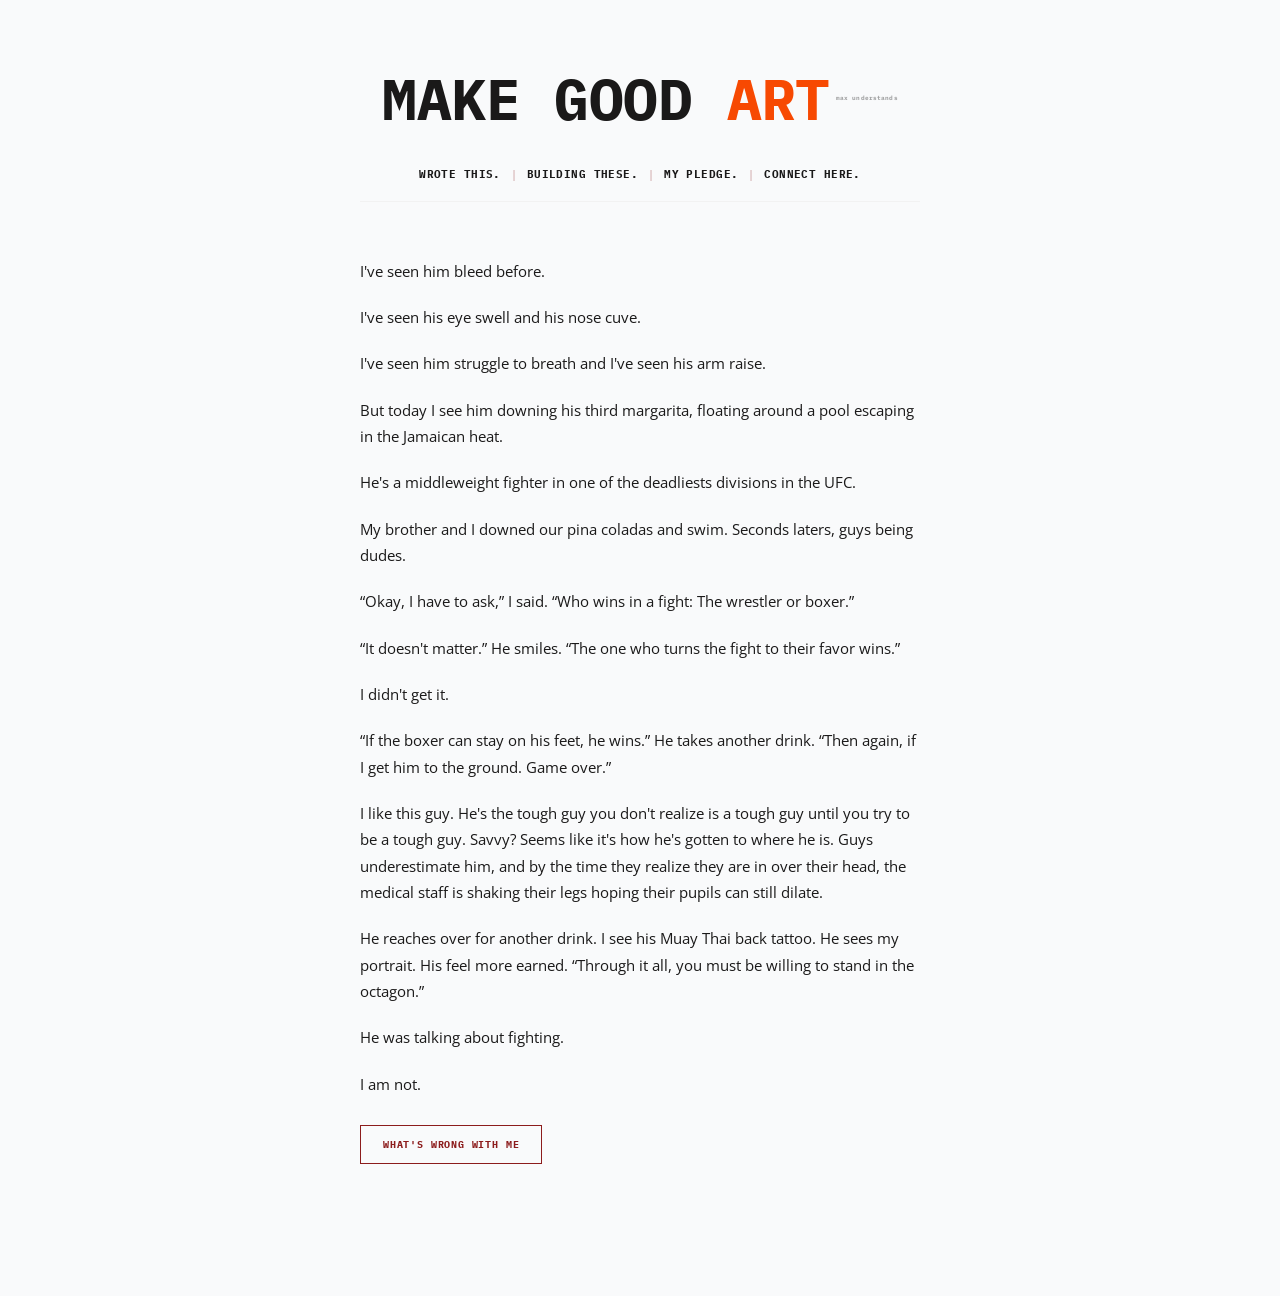
<file: index.html>
<!DOCTYPE html>
<html lang="en">
<head>
    <meta charset="UTF-8">
    <meta name="viewport" content="width=device-width, initial-scale=1.0">
    <title>Jake Gronsky | Builder</title>
    <link href="https://fonts.googleapis.com/css2?family=IBM+Plex+Mono:wght@400;500;600;700&family=Open+Sans:wght@400;600;700&display=swap" rel="stylesheet">
    <link href="/static/site.css" rel="stylesheet">
    <style>
        body {
            color: var(--ink);
            min-height: 100vh;
            display: flex;
            flex-direction: column;
            align-items: center;
            padding: 72px 20px 80px;
        }

        .site {
            width: 100%;
            max-width: 560px;
            position: relative;
            z-index: 1;
        }

        /* ---- HEADER ---- */
        .site-header {
            text-align: center;
            margin-bottom: 40px;
        }

        .headline {
            font-family: 'IBM Plex Mono', monospace;
            font-size: clamp(2.4rem, 10vw, 3.6rem);
            line-height: 0.95;
            letter-spacing: -0.01em;
            text-transform: uppercase;
            color: var(--ink);
        }

        .headline .accent { color: var(--orange); }

        .footnote {
            display: inline-block;
            font-family: 'IBM Plex Mono', monospace;
            font-size: 0.4rem;
            font-weight: 700;
            letter-spacing: 0.02em;
            text-transform: lowercase;
            color: var(--ink);
            opacity: 0.4;
            text-decoration: none;
            vertical-align: super;
            margin-left: 6px;
            transition: opacity 0.15s, color 0.15s;
        }
        .footnote:hover { opacity: 1; color: var(--orange); text-decoration: underline; }

        /* ---- SECONDARY NAV ---- */
        .site-nav {
            display: flex;
            justify-content: center;
            flex-wrap: wrap;
            align-items: baseline;
            gap: 10px;
            margin-bottom: 56px;
            padding-bottom: 20px;
            border-bottom: 1px solid var(--grey-7);
        }

        .site-nav a {
            all: unset;
            cursor: pointer;
            font-family: 'IBM Plex Mono', monospace;
            font-size: 0.66rem;
            font-weight: 700;
            letter-spacing: 0.04em;
            text-transform: uppercase;
            color: var(--ink);
            transition: color 0.14s;
        }
        .site-nav a:hover { color: var(--red); }

        .site-nav .sep {
            color: var(--red);
            opacity: 0.45;
            font-size: 0.66rem;
        }

        /* ---- ESSAY (focal point) ---- */
        .essay {
            margin-bottom: 52px;
        }

        .essay p {
            font-family: 'Open Sans', sans-serif;
            font-size: 0.94rem;
            line-height: 1.75;
            color: var(--ink);
            margin-bottom: 20px;
        }
        .essay p:last-of-type { margin-bottom: 0; }

        .essay-cta {
            display: inline-block;
            margin-top: 28px;
            padding: 12px 22px;
            border: 1.5px solid var(--red);
            font-family: 'IBM Plex Mono', monospace;
            font-size: 0.64rem;
            font-weight: 700;
            letter-spacing: 0.08em;
            text-transform: uppercase;
            color: var(--red);
            text-decoration: none;
            transition: background 0.15s, color 0.15s;
        }
        .essay-cta:hover { background: var(--red); color: var(--cream); }
    </style>
</head>
<body class="textured">

<div class="site">

    <header class="site-header">
        <h1 class="headline">Make Good <span class="accent">Art</span><a href="https://www.youtube.com/watch?v=plWexCID-kA" class="footnote">max understands</a></h1>
    </header>

    <nav class="site-nav">
        <a href="https://www.simonandschuster.com/books/Just-Enough/David-Eckstein/9781968707712">Wrote this.</a>
        <span class="sep">|</span>
        <a href="/ventures">Building these.</a>
        <span class="sep">|</span>
        <a href="/writing">My pledge.</a>
        <span class="sep">|</span>
        <a href="https://www.linkedin.com/in/jake-gronsky-87671bb0/">Connect here.</a>
    </nav>

    <section class="essay">
        <p>I've seen him bleed before.</p>
        <p>I've seen his eye swell and his nose cuve.</p>
        <p>I've seen him struggle to breath and I've seen his arm raise.</p>
        <p>But today I see him downing his third margarita, floating around a pool escaping in the Jamaican heat.</p>
        <p>He's a middleweight fighter in one of the deadliests divisions in the UFC.</p>
        <p>My brother and I downed our pina coladas and swim. Seconds laters, guys being dudes.</p>
        <p>&ldquo;Okay, I have to ask,&rdquo; I said. &ldquo;Who wins in a fight: The wrestler or boxer.&rdquo;</p>
        <p>&ldquo;It doesn't matter.&rdquo; He smiles. &ldquo;The one who turns the fight to their favor wins.&rdquo;</p>
        <p>I didn't get it.</p>
        <p>&ldquo;If the boxer can stay on his feet, he wins.&rdquo; He takes another drink. &ldquo;Then again, if I get him to the ground. Game over.&rdquo;</p>
        <p>I like this guy. He's the tough guy you don't realize is a tough guy until you try to be a tough guy. Savvy? Seems like it's how he's gotten to where he is. Guys underestimate him, and by the time they realize they are in over their head, the medical staff is shaking their legs hoping their pupils can still dilate.</p>
        <p>He reaches over for another drink. I see his Muay Thai back tattoo. He sees my portrait. His feel more earned. &ldquo;Through it all, you must be willing to stand in the octagon.&rdquo;</p>
        <p>He was talking about fighting.</p>
        <p>I am not.</p>
        <a href="/wrong" class="essay-cta">What's Wrong With Me</a>
    </section>

</div>

</body>
</html>
</file>
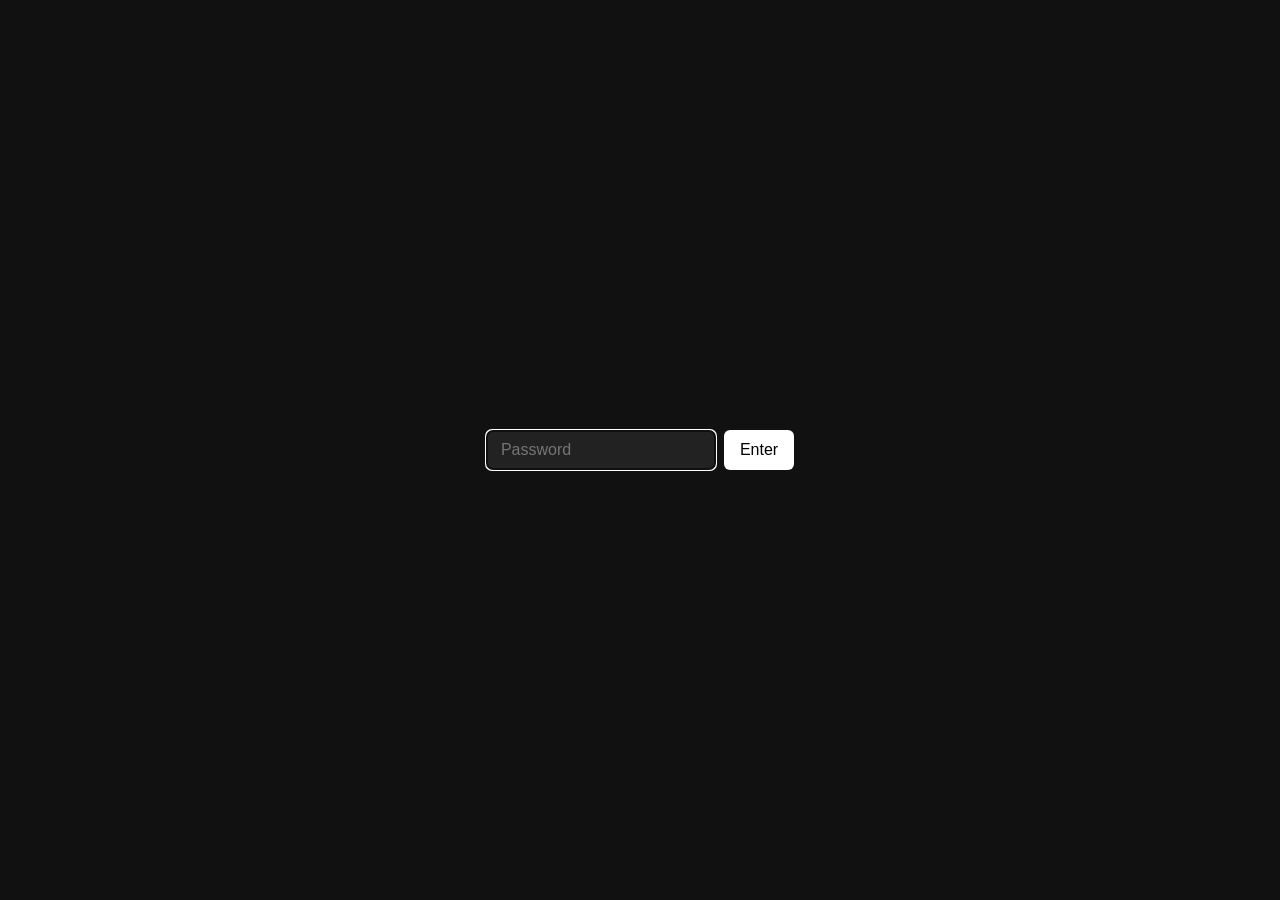
<file: motion/downloads/index.html>
<!doctype html>
<html lang="en"><head><meta charset="utf-8"><meta name="viewport" content="width=device-width,initial-scale=1">
<title>Approved graphics</title><meta name="robots" content="noindex, nofollow, noarchive, nosnippet, noimageindex">
<meta name="googlebot" content="noindex, nofollow">
<style id="gate-style">html:not(.unlocked) body>*:not(#gate){display:none!important}#gate{position:fixed;inset:0;display:flex;align-items:center;justify-content:center;background:#111;font-family:system-ui,sans-serif}#gate form{display:flex;gap:8px}#gate input{padding:10px 14px;font-size:16px;border-radius:6px;border:1px solid #444;background:#222;color:#fff}#gate button{padding:10px 16px;font-size:16px;border-radius:6px;border:0;background:#fff;cursor:pointer}</style>
<script>
(function(){
  var H="973d0c649aa97a0635e387399f32c49abdaa7b2e812a65812255d1ed863b1604";
  function unlock(){document.documentElement.classList.add("unlocked");var g=document.getElementById("gate");if(g)g.remove();}
  async function sha(s){var b=await crypto.subtle.digest("SHA-256",new TextEncoder().encode(s));return Array.from(new Uint8Array(b)).map(function(x){return x.toString(16).padStart(2,"0")}).join("");}
  try{if(sessionStorage.getItem("ok")===H){document.documentElement.classList.add("unlocked");return;}}catch(e){}
  document.addEventListener("DOMContentLoaded",function(){
    var d=document.createElement("div");d.id="gate";
    d.innerHTML='<form><input type="password" placeholder="Password" autofocus><button>Enter</button></form>';
    document.body.appendChild(d);
    d.querySelector("form").addEventListener("submit",async function(e){
      e.preventDefault();var v=d.querySelector("input").value;
      if(await sha(v)===H){try{sessionStorage.setItem("ok",H)}catch(e){}unlock();}
      else{d.querySelector("input").value="";d.querySelector("input").placeholder="Wrong password";}
    });
  });
})();
</script>
<link rel="preconnect" href="https://fonts.googleapis.com"><link href="https://fonts.googleapis.com/css2?family=Barlow+Condensed:wght@700;800&display=swap" rel="stylesheet">
<style>
:root{--bg:#F74902;--card:#F2F2EE;--ink:#0A0A0A;--pop:#FFD500}
*{box-sizing:border-box}body{margin:0;background:var(--bg);color:var(--ink);font-family:"Barlow Condensed",system-ui,sans-serif;padding:32px 16px 64px}
h1{font-size:56px;font-weight:800;text-transform:uppercase;margin:0 0 28px;max-width:1100px;margin-inline:auto}
.grid{display:grid;grid-template-columns:repeat(auto-fill,minmax(320px,1fr));gap:32px;max-width:1100px;margin:0 auto}
.card{background:var(--card);border:6px solid var(--ink);box-shadow:12px 12px 0 var(--ink);padding:16px}
.media{border:4px solid var(--ink);background:var(--bg);margin-bottom:12px}.media video,.media img{display:block;width:100%;height:auto;max-height:420px;object-fit:contain}
h2{font-size:32px;font-weight:800;text-transform:uppercase;margin:0}p{margin:2px 0 12px;font-size:20px}
.links{display:flex;flex-wrap:wrap;gap:10px}.links a{background:var(--pop);color:var(--ink);border:4px solid var(--ink);padding:6px 14px;font-size:22px;font-weight:700;text-transform:uppercase;text-decoration:none}
.links a:hover{background:var(--ink);color:var(--pop)}
</style></head>
<body><h1>Approved graphics</h1><div class="grid">
<section class="card"><div class="media"><video src="files/strategy-to-performance/strategy-to-performance-vertical.mp4" autoplay loop muted playsinline></video></div><h2>Product-led SEO</h2><p>2026-10-15</p><div class="links"><a href="files/strategy-to-performance/strategy-to-performance-vertical.mp4" download>Vertical MP4</a><a href="files/strategy-to-performance/strategy-to-performance-square.mp4" download>Square MP4</a><a href="files/strategy-to-performance/strategy-to-performance.gif" download>GIF</a></div></section>
<section class="card"><div class="media"><video src="files/digital-framework/digital-framework-square.mp4" autoplay loop muted playsinline></video></div><h2>My $50M Digital Framework</h2><p>2026-10-14</p><div class="links"><a href="files/digital-framework/digital-framework-square.mp4" download>Square MP4</a><a href="files/digital-framework/digital-framework.gif" download>GIF</a></div></section>
<section class="card"><div class="media"><video src="files/financial-density/financial-density-industrial-vertical.mp4" autoplay loop muted playsinline></video></div><h2>Financial Density</h2><p>2026-10-14</p><div class="links"><a href="files/financial-density/financial-density-industrial-vertical.mp4" download>Vertical MP4</a><a href="files/financial-density/financial-density-industrial-square.mp4" download>Square MP4</a><a href="files/financial-density/financial-density-industrial.gif" download>GIF</a></div></section>
</div></body></html>
</file>
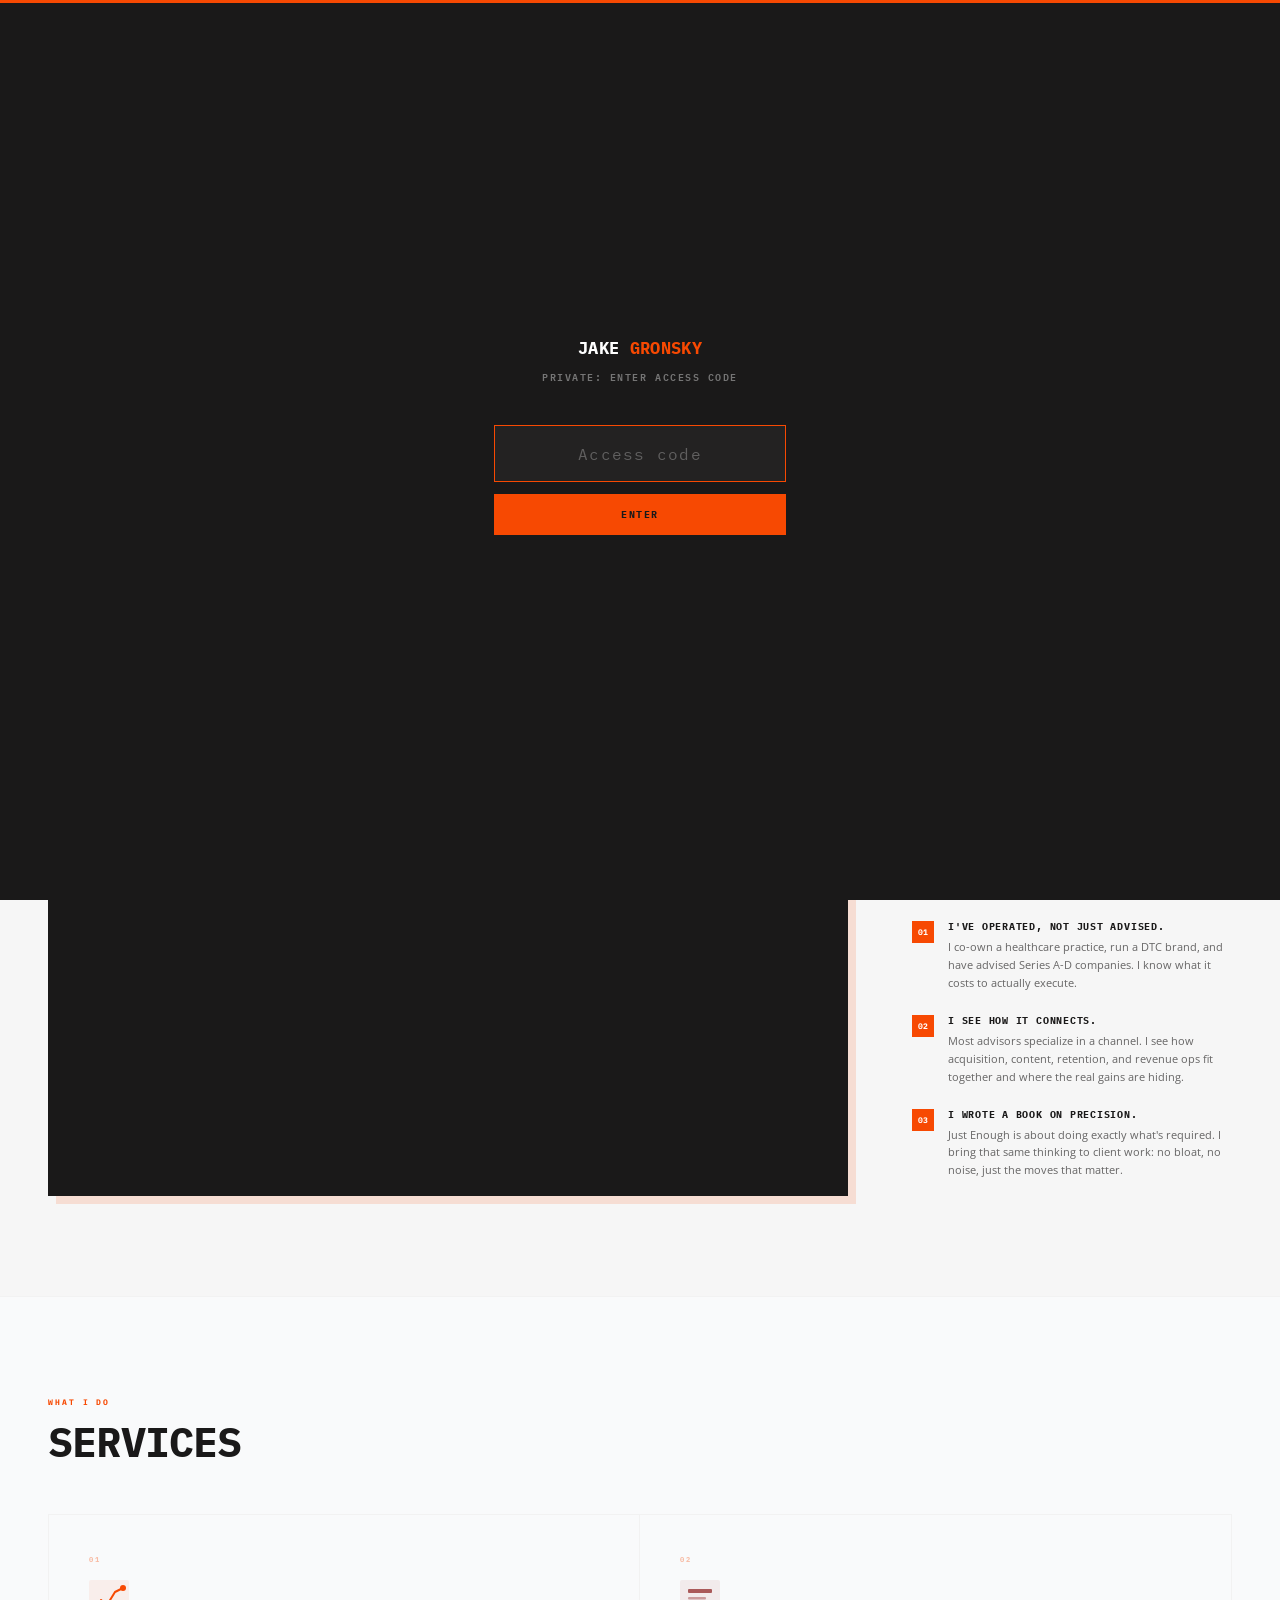
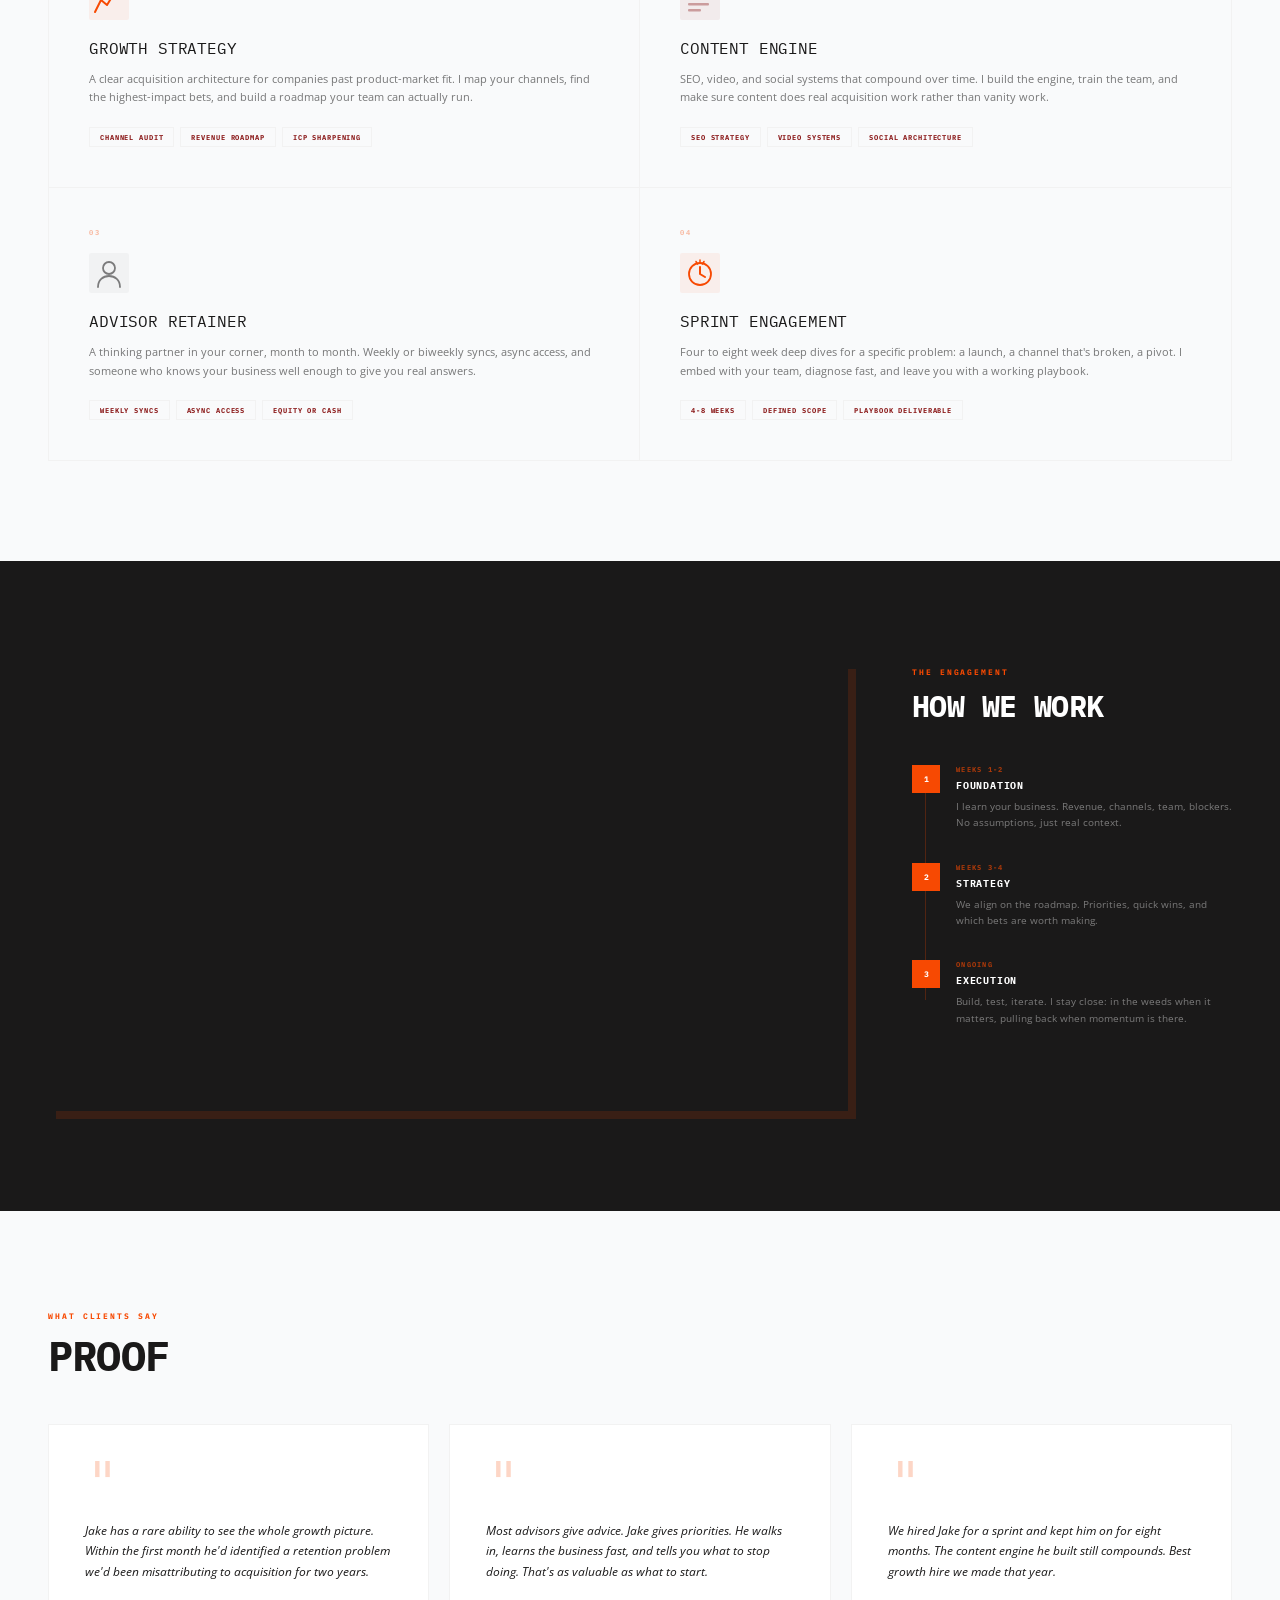
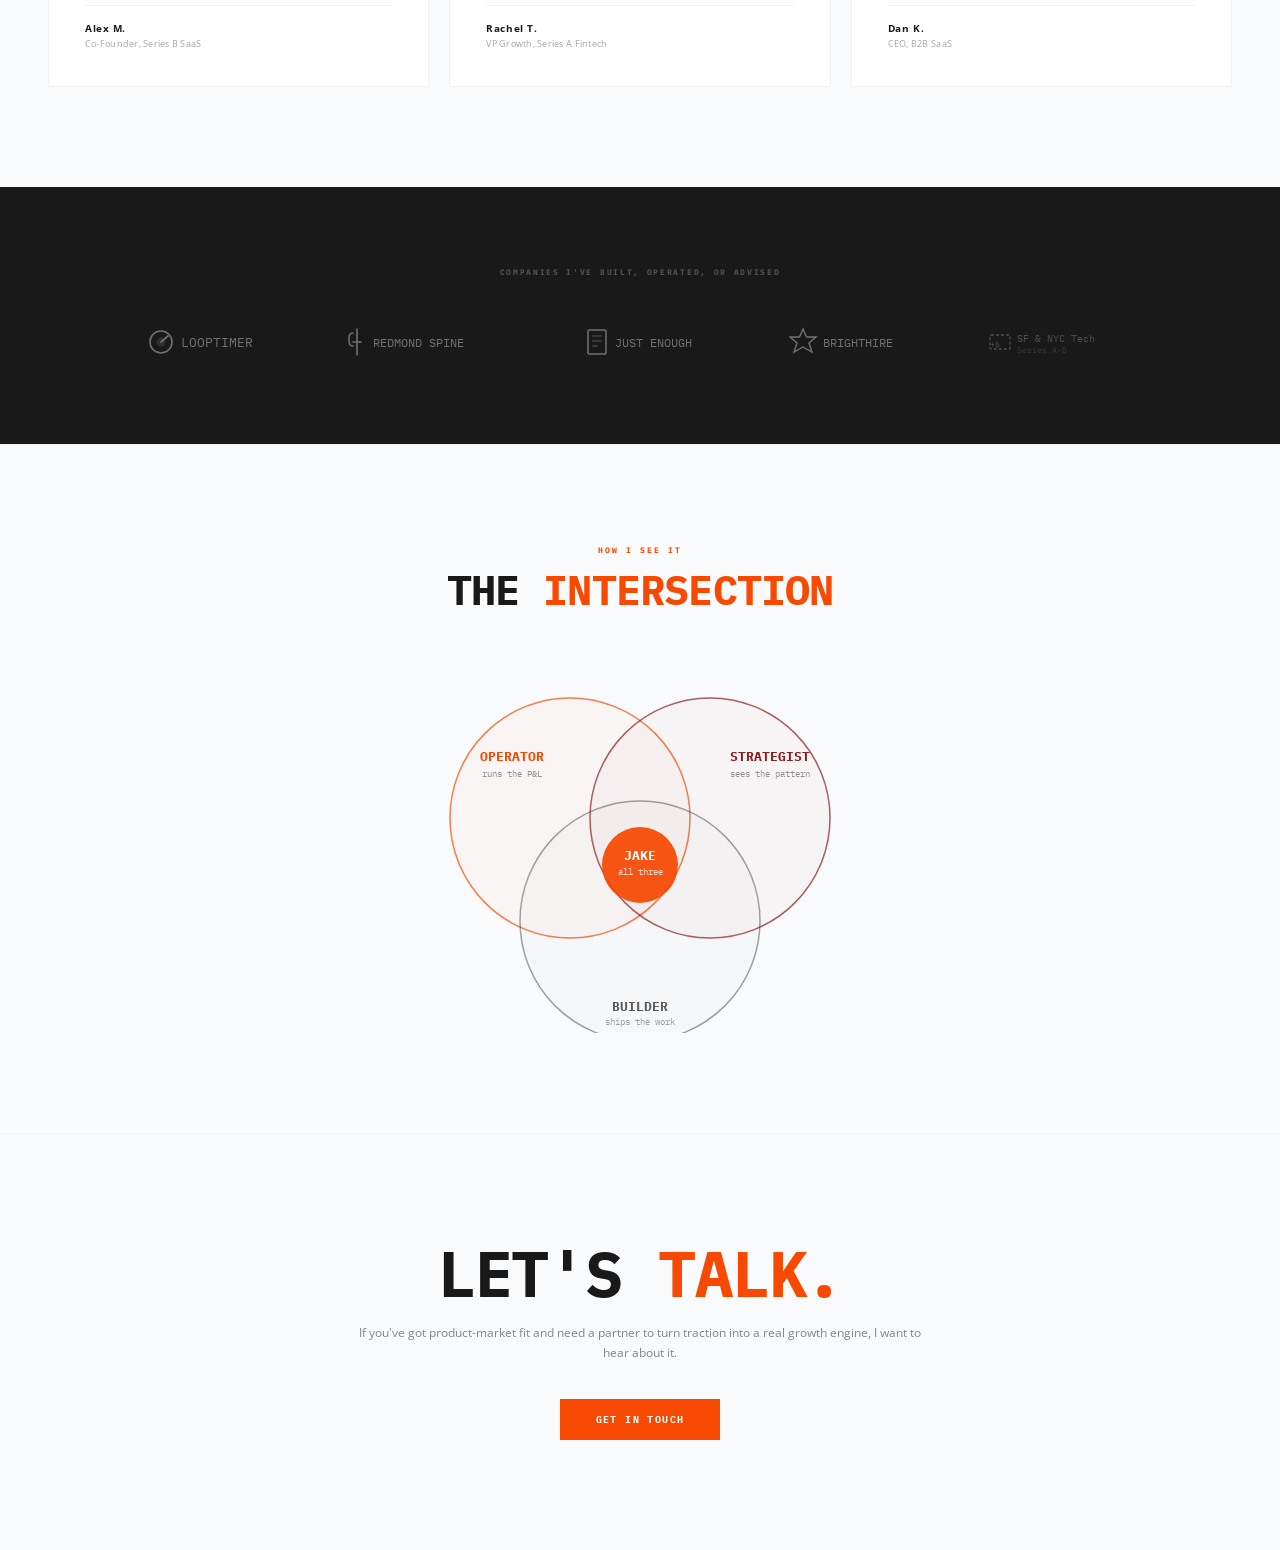
<file: advisor.html>
<!DOCTYPE html>
<html lang="en">
<head>
    <meta charset="UTF-8">
    <meta name="viewport" content="width=device-width, initial-scale=1.0">
    <meta name="robots" content="noindex, nofollow">
    <title>Jake Gronsky | Growth Advisor</title>
    <link href="https://fonts.googleapis.com/css2?family=IBM+Plex+Mono:wght@400;500;600;700&family=Open+Sans:wght@400;600;700&display=swap" rel="stylesheet">
    <link href="/static/site.css" rel="stylesheet">
    <style>
        /* ---- PASSWORD GATE (matches the Ponoko prototype's dark gate) ---- */
        #gate {
            position: fixed;
            inset: 0;
            z-index: 9999;
            background: var(--ink);
            display: flex;
            flex-direction: column;
            align-items: center;
            justify-content: center;
        }
        #gate::after {
            content: '';
            position: fixed;
            top: 0; left: 0; right: 0;
            height: 3px;
            background: var(--orange);
            z-index: 100;
        }
        .gate-inner {
            position: relative;
            z-index: 1;
            text-align: center;
            width: 100%;
            max-width: 340px;
            padding: 0 24px;
        }
        .gate-logo {
            font-family: 'IBM Plex Mono', monospace;
            font-weight: 700;
            font-size: 1.05rem;
            letter-spacing: 0.02em;
            text-transform: uppercase;
            color: var(--white);
            margin-bottom: 8px;
        }
        .gate-logo span { color: var(--orange); }
        .gate-sub {
            font-family: 'IBM Plex Mono', monospace;
            font-size: 0.6rem;
            font-weight: 600;
            letter-spacing: 0.16em;
            text-transform: uppercase;
            color: rgba(255,255,255,0.4);
            margin-bottom: 40px;
        }
        .gate-form {
            display: flex;
            flex-direction: column;
            gap: 12px;
        }
        #gate-input {
            width: 100%;
            padding: 14px 18px;
            border: 1.5px solid rgba(247,73,2,0.35);
            background: rgba(255,255,255,0.04);
            font-family: 'IBM Plex Mono', monospace;
            font-size: 1rem;
            font-weight: 600;
            letter-spacing: 0.2em;
            text-transform: uppercase;
            color: var(--white);
            text-align: center;
            outline: none;
            transition: border-color 0.15s;
        }
        #gate-input::placeholder {
            font-weight: 400;
            letter-spacing: 0.08em;
            color: rgba(255,255,255,0.28);
            text-transform: none;
        }
        #gate-input:focus { border-color: var(--orange); }
        #gate-btn {
            width: 100%;
            padding: 14px;
            background: var(--orange);
            border: none;
            cursor: pointer;
            font-family: 'IBM Plex Mono', monospace;
            font-size: 0.64rem;
            font-weight: 700;
            letter-spacing: 0.14em;
            text-transform: uppercase;
            color: var(--ink);
            transition: background 0.15s;
        }
        #gate-btn:hover { background: var(--white); }
        #gate-error {
            font-size: 0.58rem;
            font-weight: 700;
            letter-spacing: 0.1em;
            text-transform: uppercase;
            color: #E34F2F;
            opacity: 0;
            transition: opacity 0.2s;
            margin-top: 4px;
        }
        #gate-error.show { opacity: 1; }

        body { color: var(--ink); min-height: 100vh; }
        .page { position: relative; z-index: 1; }

        /* ---- TOP BAR ---- */
        .top-bar {
            padding: 22px 48px;
            display: flex;
            align-items: center;
            justify-content: space-between;
            position: relative;
            z-index: 10;
            border-bottom: 1px solid var(--grey-7);
        }
        .back {
            display: inline-flex;
            align-items: center;
            gap: 8px;
            font-family: 'IBM Plex Mono', monospace;
            font-size: 0.6rem;
            font-weight: 700;
            letter-spacing: 0.16em;
            text-transform: uppercase;
            color: var(--orange);
            text-decoration: none;
            opacity: 0.6;
            transition: opacity 0.15s;
        }
        .back:hover { opacity: 1; }
        .back::before { content: '\2190'; font-size: 0.75rem; }
        .private-tag {
            font-family: 'IBM Plex Mono', monospace;
            font-size: 0.48rem;
            font-weight: 700;
            letter-spacing: 0.2em;
            text-transform: uppercase;
            color: var(--red);
            opacity: 0.45;
        }

        /* ---- SHARED ---- */
        .sec-label {
            font-family: 'IBM Plex Mono', monospace;
            font-size: 0.5rem;
            font-weight: 700;
            letter-spacing: 0.24em;
            text-transform: uppercase;
            color: var(--orange);
            margin-bottom: 14px;
        }
        .sec-title {
            font-family: 'IBM Plex Mono', monospace;
            font-size: clamp(1.7rem, 3.5vw, 2.6rem);
            line-height: 0.97;
            letter-spacing: -0.02em;
            text-transform: uppercase;
            color: var(--ink);
        }
        .sec-title .a { color: var(--orange); }
        .sec-title-light {
            font-family: 'IBM Plex Mono', monospace;
            font-size: clamp(1.7rem, 3.5vw, 2.6rem);
            line-height: 0.97;
            letter-spacing: -0.02em;
            text-transform: uppercase;
            color: white;
        }

        /* ---- VIDEO WRAPPER (16/9) ---- */
        .vid {
            position: relative;
            aspect-ratio: 16/9;
            background: var(--ink);
            overflow: hidden;
            box-shadow: 8px 8px 0 rgba(247,73,2,0.14);
        }
        .vid iframe {
            position: absolute;
            inset: 0;
            width: 100%;
            height: 100%;
            border: 0;
        }

        /* ================================================================
           HERO (2/7 text, 5/7 video)
        ================================================================ */
        .hero {
            padding: 32px 48px 100px;
        }
        .hero-grid {
            max-width: 1200px;
            margin: 0 auto;
            display: grid;
            grid-template-columns: 2fr 5fr;
            gap: 56px;
            align-items: center;
        }
        .hero-kicker {
            font-family: 'IBM Plex Mono', monospace;
            font-size: 0.55rem;
            font-weight: 700;
            letter-spacing: 0.22em;
            text-transform: uppercase;
            color: var(--orange);
            margin-bottom: 22px;
        }
        .hero-h1 {
            font-family: 'IBM Plex Mono', monospace;
            font-size: clamp(2rem, 4.5vw, 3.4rem);
            line-height: 0.95;
            letter-spacing: -0.02em;
            text-transform: uppercase;
            color: var(--ink);
            margin-bottom: 24px;
        }
        .hero-h1 .a { color: var(--orange); }
        .hero-sub {
            font-size: 0.74rem;
            line-height: 1.75;
            color: rgba(26,25,25,0.6);
            margin-bottom: 32px;
        }
        .btn-red {
            display: inline-block;
            padding: 12px 24px;
            border: 1.5px solid var(--red);
            font-family: 'IBM Plex Mono', monospace;
            font-size: 0.6rem;
            font-weight: 700;
            letter-spacing: 0.12em;
            text-transform: uppercase;
            color: var(--red);
            text-decoration: none;
            transition: background 0.15s, color 0.15s;
        }
        .btn-red:hover { background: var(--red); color: var(--cream); }

        /* ================================================================
           EDGE (5/7 video, 2/7 diagram + text)
        ================================================================ */
        .edge {
            padding: 100px 48px;
            background: var(--manila);
            border-top: 1.5px solid var(--grey-7);
            border-bottom: 1.5px solid var(--grey-7);
        }
        .edge-grid {
            max-width: 1200px;
            margin: 0 auto;
            display: grid;
            grid-template-columns: 5fr 2fr;
            gap: 64px;
            align-items: center;
        }
        .edge-vid { flex-shrink: 0; }
        .edge-content {}
        .edge-h2 {
            font-family: 'IBM Plex Mono', monospace;
            font-size: clamp(1.5rem, 3vw, 2.1rem);
            line-height: 1.0;
            letter-spacing: -0.02em;
            text-transform: uppercase;
            color: var(--ink);
            margin-bottom: 32px;
        }
        .edge-h2 .a { color: var(--orange); }
        .edge-points {
            list-style: none;
            display: flex;
            flex-direction: column;
            gap: 22px;
        }
        .edge-pt {
            display: grid;
            grid-template-columns: 22px 1fr;
            gap: 14px;
            align-items: start;
        }
        .edge-dot {
            width: 22px;
            height: 22px;
            background: var(--orange);
            display: flex;
            align-items: center;
            justify-content: center;
            flex-shrink: 0;
            margin-top: 1px;
        }
        .edge-dot span {
            font-family: 'IBM Plex Mono', monospace;
            font-size: 0.48rem;
            font-weight: 700;
            color: white;
        }
        .edge-pt-body strong {
            display: block;
            font-family: 'IBM Plex Mono', monospace;
            font-size: 0.6rem;
            font-weight: 700;
            letter-spacing: 0.08em;
            text-transform: uppercase;
            color: var(--ink);
            margin-bottom: 5px;
        }
        .edge-pt-body p {
            font-size: 0.68rem;
            line-height: 1.65;
            color: rgba(26,25,25,0.65);
        }

        /* ================================================================
           SERVICES
        ================================================================ */
        .services {
            padding: 100px 48px;
        }
        .services-inner {
            max-width: 1200px;
            margin: 0 auto;
        }
        .services-hd {
            margin-bottom: 52px;
        }
        .services-grid {
            display: grid;
            grid-template-columns: repeat(2, 1fr);
            border: 1.5px solid var(--grey-7);
        }
        .svc {
            padding: 40px;
            border-right: 1px solid var(--grey-7);
            border-bottom: 1px solid var(--grey-7);
            transition: background 0.14s;
        }
        .svc:nth-child(even) { border-right: none; }
        .svc:nth-child(3), .svc:nth-child(4) { border-bottom: none; }
        .svc:hover { background: var(--grey-8); }

        .svc-num {
            font-family: 'IBM Plex Mono', monospace;
            font-size: 0.44rem;
            font-weight: 700;
            letter-spacing: 0.22em;
            color: rgba(247,73,2,0.35);
            margin-bottom: 16px;
            display: block;
        }
        .svc-icon { margin-bottom: 18px; display: block; }
        .svc-name {
            font-family: 'IBM Plex Mono', monospace;
            font-size: 1rem;
            letter-spacing: -0.01em;
            text-transform: uppercase;
            color: var(--ink);
            margin-bottom: 12px;
        }
        .svc-desc {
            font-size: 0.68rem;
            line-height: 1.72;
            color: rgba(26,25,25,0.58);
            margin-bottom: 20px;
        }
        .svc-tags {
            display: flex;
            flex-wrap: wrap;
            gap: 6px;
        }
        .tag {
            padding: 4px 10px;
            border: 1px solid var(--grey-7);
            font-family: 'IBM Plex Mono', monospace;
            font-size: 0.46rem;
            font-weight: 700;
            letter-spacing: 0.12em;
            text-transform: uppercase;
            color: var(--red);
        }

        /* ================================================================
           PROCESS (5/7 video, 2/7 steps, dark)
        ================================================================ */
        .process {
            padding: 100px 48px;
            background: var(--ink);
        }
        .process-grid {
            max-width: 1200px;
            margin: 0 auto;
            display: grid;
            grid-template-columns: 5fr 2fr;
            gap: 64px;
            align-items: start;
        }
        .process-vid .vid {
            box-shadow: -8px 8px 0 rgba(247,73,2,0.18);
        }
        .process-steps {
            padding-top: 6px;
        }
        .ps-label {
            font-family: 'IBM Plex Mono', monospace;
            font-size: 0.5rem;
            font-weight: 700;
            letter-spacing: 0.24em;
            text-transform: uppercase;
            color: var(--orange);
            margin-bottom: 14px;
        }
        .ps-title {
            font-family: 'IBM Plex Mono', monospace;
            font-size: clamp(1.3rem, 2.5vw, 1.9rem);
            line-height: 0.97;
            letter-spacing: -0.02em;
            text-transform: uppercase;
            color: white;
            margin-bottom: 44px;
        }
        .steps { display: flex; flex-direction: column; gap: 0; position: relative; }
        .steps::before {
            content: '';
            position: absolute;
            left: 13px;
            top: 26px;
            bottom: 26px;
            width: 1px;
            background: rgba(247,73,2,0.25);
        }
        .step { display: grid; grid-template-columns: 28px 1fr; gap: 16px; padding-bottom: 32px; }
        .step:last-child { padding-bottom: 0; }
        .step-n {
            width: 28px;
            height: 28px;
            background: var(--orange);
            display: flex;
            align-items: center;
            justify-content: center;
            font-family: 'IBM Plex Mono', monospace;
            font-size: 0.5rem;
            font-weight: 700;
            color: white;
            flex-shrink: 0;
            position: relative;
            z-index: 1;
        }
        .step-timing {
            font-family: 'IBM Plex Mono', monospace;
            font-size: 0.44rem;
            font-weight: 700;
            letter-spacing: 0.18em;
            text-transform: uppercase;
            color: rgba(247,73,2,0.65);
            margin-bottom: 5px;
        }
        .step-name {
            font-family: 'IBM Plex Mono', monospace;
            font-size: 0.62rem;
            font-weight: 700;
            letter-spacing: 0.08em;
            text-transform: uppercase;
            color: white;
            margin-bottom: 6px;
        }
        .step-desc {
            font-size: 0.64rem;
            line-height: 1.6;
            color: rgba(255,255,255,0.42);
        }

        /* ================================================================
           PROOF (Quotes)
        ================================================================ */
        .proof {
            padding: 100px 48px;
        }
        .proof-inner {
            max-width: 1200px;
            margin: 0 auto;
        }
        .proof-hd { margin-bottom: 48px; }
        .quotes {
            display: grid;
            grid-template-columns: repeat(3, 1fr);
            gap: 20px;
        }
        .qcard {
            padding: 36px;
            border: 1.5px solid var(--grey-7);
            background: white;
            display: flex;
            flex-direction: column;
        }
        .qmark {
            font-family: 'IBM Plex Mono', monospace;
            font-size: 3.6rem;
            line-height: 0.75;
            color: var(--orange);
            opacity: 0.22;
            margin-bottom: 16px;
        }
        .qtext {
            font-size: 0.74rem;
            line-height: 1.72;
            color: var(--ink);
            font-style: italic;
            flex: 1;
            margin-bottom: 24px;
        }
        .qperson {
            border-top: 1px solid var(--grey-7);
            padding-top: 16px;
        }
        .qname {
            font-size: 0.6rem;
            font-weight: 700;
            letter-spacing: 0.06em;
            color: var(--ink);
            display: block;
        }
        .qrole {
            font-size: 0.54rem;
            color: rgba(26,25,25,0.4);
            letter-spacing: 0.03em;
            display: block;
            margin-top: 3px;
        }

        /* ================================================================
           LOGOS
        ================================================================ */
        .logos {
            padding: 80px 48px;
            background: var(--ink);
        }
        .logos-inner {
            max-width: 1200px;
            margin: 0 auto;
        }
        .logos-label {
            font-family: 'IBM Plex Mono', monospace;
            font-size: 0.48rem;
            font-weight: 700;
            letter-spacing: 0.22em;
            text-transform: uppercase;
            color: rgba(255,255,255,0.25);
            text-align: center;
            margin-bottom: 48px;
        }
        .logos-row {
            display: flex;
            flex-wrap: wrap;
            align-items: center;
            justify-content: center;
            gap: 56px;
        }
        .logo-item {
            opacity: 0.38;
            transition: opacity 0.15s;
        }
        .logo-item:hover { opacity: 0.8; }

        /* ================================================================
           CTA
        ================================================================ */
        .cta {
            padding: 110px 48px;
            text-align: center;
            border-top: 1.5px solid var(--grey-7);
        }
        .cta-inner { max-width: 580px; margin: 0 auto; }
        .cta-h2 {
            font-family: 'IBM Plex Mono', monospace;
            font-size: clamp(2.2rem, 6vw, 4rem);
            line-height: 0.92;
            letter-spacing: -0.02em;
            text-transform: uppercase;
            color: var(--ink);
            margin-bottom: 20px;
        }
        .cta-h2 .a { color: var(--orange); }
        .cta-sub {
            font-size: 0.72rem;
            line-height: 1.75;
            color: rgba(26,25,25,0.52);
            margin-bottom: 36px;
        }
        .btn-orange {
            display: inline-block;
            padding: 14px 36px;
            background: var(--orange);
            font-family: 'IBM Plex Mono', monospace;
            font-size: 0.62rem;
            font-weight: 700;
            letter-spacing: 0.14em;
            text-transform: uppercase;
            color: white;
            text-decoration: none;
            transition: background 0.15s;
        }
        .btn-orange:hover { background: var(--red); }

        /* ================================================================
           RESPONSIVE
        ================================================================ */
        @media (max-width: 860px) {
            .hero, .edge, .services, .process, .proof, .logos, .cta { padding-left: 24px; padding-right: 24px; }
            .top-bar { padding: 24px; }
            .hero-grid { grid-template-columns: 1fr; gap: 36px; }
            .edge-grid { grid-template-columns: 1fr; gap: 40px; }
            .edge-grid .edge-vid { order: -1; }
            .services-grid { grid-template-columns: 1fr; }
            .svc { border-right: none; border-bottom: 1px solid var(--grey-7); }
            .svc:last-child { border-bottom: none; }
            .process-grid { grid-template-columns: 1fr; }
            .quotes { grid-template-columns: 1fr; }
        }
    </style>
</head>
<body class="textured">
<div class="page">

    <!-- TOP BAR -->
    <div class="top-bar">
        <a href="/" class="back">Home</a>
        <span class="private-tag">Private: For Clients Only</span>
    </div>

    <!-- ================================================================
         HERO (2/7 text, 5/7 video)
    ================================================================ -->
    <section class="hero">
        <div class="hero-grid">
            <div class="hero-text">
                <p class="hero-kicker">Growth Advisor</p>
                <h1 class="hero-h1">Scale <span class="a">What's</span> Working.</h1>
                <p class="hero-sub">
                    I work with founders who've found product-market fit and need a partner to turn traction into a real growth engine, without the bloat.
                </p>
                <a href="mailto:gronsky.jake@gmail.com" class="btn-red">Book a Call</a>
            </div>
            <div class="vid">
                <iframe
                    src="https://www.youtube.com/embed/GuzYbzyCYFo?si=-SKu6k1uWLxKCd62"
                    title="Jake Gronsky, Growth Advisor"
                    allow="accelerometer; autoplay; clipboard-write; encrypted-media; gyroscope; picture-in-picture; web-share"
                    referrerpolicy="strict-origin-when-cross-origin"
                    allowfullscreen>
                </iframe>
            </div>
        </div>
    </section>

    <!-- ================================================================
         EDGE (5/7 video, 2/7 text)
    ================================================================ -->
    <section class="edge">
        <div class="edge-grid">
            <div class="edge-vid vid">
                <iframe
                    src="https://www.youtube.com/embed/GuzYbzyCYFo?si=-SKu6k1uWLxKCd62"
                    title="Why Jake is Different"
                    allow="accelerometer; autoplay; clipboard-write; encrypted-media; gyroscope; picture-in-picture; web-share"
                    referrerpolicy="strict-origin-when-cross-origin"
                    allowfullscreen>
                </iframe>
            </div>
            <div class="edge-content">
                <p class="sec-label">The Difference</p>
                <h2 class="edge-h2">Operator.<br><span class="a">Strategist.</span><br>Builder.</h2>
                <ul class="edge-points">
                    <li class="edge-pt">
                        <div class="edge-dot"><span>01</span></div>
                        <div class="edge-pt-body">
                            <strong>I've operated, not just advised.</strong>
                            <p>I co-own a healthcare practice, run a DTC brand, and have advised Series A-D companies. I know what it costs to actually execute.</p>
                        </div>
                    </li>
                    <li class="edge-pt">
                        <div class="edge-dot"><span>02</span></div>
                        <div class="edge-pt-body">
                            <strong>I see how it connects.</strong>
                            <p>Most advisors specialize in a channel. I see how acquisition, content, retention, and revenue ops fit together and where the real gains are hiding.</p>
                        </div>
                    </li>
                    <li class="edge-pt">
                        <div class="edge-dot"><span>03</span></div>
                        <div class="edge-pt-body">
                            <strong>I wrote a book on precision.</strong>
                            <p>Just Enough is about doing exactly what's required. I bring that same thinking to client work: no bloat, no noise, just the moves that matter.</p>
                        </div>
                    </li>
                </ul>
            </div>
        </div>
    </section>

    <!-- ================================================================
         SERVICES
    ================================================================ -->
    <section class="services">
        <div class="services-inner">
            <div class="services-hd">
                <p class="sec-label">What I Do</p>
                <h2 class="sec-title">Services</h2>
            </div>
            <div class="services-grid">

                <!-- 01 Growth Strategy -->
                <div class="svc">
                    <span class="svc-num">01</span>
                    <svg class="svc-icon" width="40" height="40" viewBox="0 0 40 40" xmlns="http://www.w3.org/2000/svg">
                        <rect width="40" height="40" fill="#F7490210" rx="2"/>
                        <polyline points="6,32 12,20 18,25 26,12 34,8" fill="none" stroke="#F74902" stroke-width="2" stroke-linecap="round" stroke-linejoin="round"/>
                        <circle cx="34" cy="8" r="3" fill="#F74902"/>
                    </svg>
                    <div class="svc-name">Growth Strategy</div>
                    <p class="svc-desc">A clear acquisition architecture for companies past product-market fit. I map your channels, find the highest-impact bets, and build a roadmap your team can actually run.</p>
                    <div class="svc-tags">
                        <span class="tag">Channel Audit</span>
                        <span class="tag">Revenue Roadmap</span>
                        <span class="tag">ICP Sharpening</span>
                    </div>
                </div>

                <!-- 02 Content Engine -->
                <div class="svc">
                    <span class="svc-num">02</span>
                    <svg class="svc-icon" width="40" height="40" viewBox="0 0 40 40" xmlns="http://www.w3.org/2000/svg">
                        <rect width="40" height="40" fill="#8C1C1C10" rx="2"/>
                        <rect x="8" y="9" width="24" height="4" rx="1" fill="#8C1C1C" opacity="0.7"/>
                        <rect x="8" y="17" width="18" height="2.5" rx="1" fill="#8C1C1C" opacity="0.38"/>
                        <rect x="8" y="23" width="21" height="2.5" rx="1" fill="#8C1C1C" opacity="0.38"/>
                        <rect x="8" y="29" width="13" height="2.5" rx="1" fill="#8C1C1C" opacity="0.38"/>
                    </svg>
                    <div class="svc-name">Content Engine</div>
                    <p class="svc-desc">SEO, video, and social systems that compound over time. I build the engine, train the team, and make sure content does real acquisition work rather than vanity work.</p>
                    <div class="svc-tags">
                        <span class="tag">SEO Strategy</span>
                        <span class="tag">Video Systems</span>
                        <span class="tag">Social Architecture</span>
                    </div>
                </div>

                <!-- 03 Advisor Retainer -->
                <div class="svc">
                    <span class="svc-num">03</span>
                    <svg class="svc-icon" width="40" height="40" viewBox="0 0 40 40" xmlns="http://www.w3.org/2000/svg">
                        <rect width="40" height="40" fill="#1A191908" rx="2"/>
                        <circle cx="20" cy="15" r="6" fill="none" stroke="#1A1919" stroke-width="1.8" opacity="0.55"/>
                        <path d="M9,34 C9,27 14,23 20,23 C26,23 31,27 31,34" fill="none" stroke="#1A1919" stroke-width="1.8" opacity="0.55" stroke-linecap="round"/>
                    </svg>
                    <div class="svc-name">Advisor Retainer</div>
                    <p class="svc-desc">A thinking partner in your corner, month to month. Weekly or biweekly syncs, async access, and someone who knows your business well enough to give you real answers.</p>
                    <div class="svc-tags">
                        <span class="tag">Weekly Syncs</span>
                        <span class="tag">Async Access</span>
                        <span class="tag">Equity or Cash</span>
                    </div>
                </div>

                <!-- 04 Sprint -->
                <div class="svc">
                    <span class="svc-num">04</span>
                    <svg class="svc-icon" width="40" height="40" viewBox="0 0 40 40" xmlns="http://www.w3.org/2000/svg">
                        <rect width="40" height="40" fill="#F7490210" rx="2"/>
                        <circle cx="20" cy="21" r="11" fill="none" stroke="#F74902" stroke-width="1.8"/>
                        <path d="M20,10 L20,7 M16,8.5 L17.5,11 M24,8.5 L22.5,11" fill="none" stroke="#F74902" stroke-width="1.5" stroke-linecap="round"/>
                        <polyline points="20,14 20,21 25,24" fill="none" stroke="#F74902" stroke-width="2" stroke-linecap="round" stroke-linejoin="round"/>
                    </svg>
                    <div class="svc-name">Sprint Engagement</div>
                    <p class="svc-desc">Four to eight week deep dives for a specific problem: a launch, a channel that's broken, a pivot. I embed with your team, diagnose fast, and leave you with a working playbook.</p>
                    <div class="svc-tags">
                        <span class="tag">4-8 Weeks</span>
                        <span class="tag">Defined Scope</span>
                        <span class="tag">Playbook Deliverable</span>
                    </div>
                </div>

            </div>
        </div>
    </section>

    <!-- ================================================================
         PROCESS (5/7 video, 2/7 steps)
    ================================================================ -->
    <section class="process">
        <div class="process-grid">
            <div class="process-vid vid">
                <iframe
                    src="https://www.youtube.com/embed/GuzYbzyCYFo?si=-SKu6k1uWLxKCd62"
                    title="How Jake Works"
                    allow="accelerometer; autoplay; clipboard-write; encrypted-media; gyroscope; picture-in-picture; web-share"
                    referrerpolicy="strict-origin-when-cross-origin"
                    allowfullscreen>
                </iframe>
            </div>
            <div class="process-steps">
                <p class="ps-label">The Engagement</p>
                <h2 class="ps-title">How We Work</h2>
                <div class="steps">
                    <div class="step">
                        <div class="step-n">1</div>
                        <div class="step-body">
                            <p class="step-timing">Weeks 1-2</p>
                            <p class="step-name">Foundation</p>
                            <p class="step-desc">I learn your business. Revenue, channels, team, blockers. No assumptions, just real context.</p>
                        </div>
                    </div>
                    <div class="step">
                        <div class="step-n">2</div>
                        <div class="step-body">
                            <p class="step-timing">Weeks 3-4</p>
                            <p class="step-name">Strategy</p>
                            <p class="step-desc">We align on the roadmap. Priorities, quick wins, and which bets are worth making.</p>
                        </div>
                    </div>
                    <div class="step">
                        <div class="step-n">3</div>
                        <div class="step-body">
                            <p class="step-timing">Ongoing</p>
                            <p class="step-name">Execution</p>
                            <p class="step-desc">Build, test, iterate. I stay close: in the weeds when it matters, pulling back when momentum is there.</p>
                        </div>
                    </div>
                </div>
            </div>
        </div>
    </section>

    <!-- ================================================================
         PROOF (Quotes)
    ================================================================ -->
    <section class="proof">
        <div class="proof-inner">
            <div class="proof-hd">
                <p class="sec-label">What Clients Say</p>
                <h2 class="sec-title">Proof</h2>
            </div>
            <div class="quotes">
                <div class="qcard">
                    <div class="qmark">"</div>
                    <p class="qtext">Jake has a rare ability to see the whole growth picture. Within the first month he'd identified a retention problem we'd been misattributing to acquisition for two years.</p>
                    <div class="qperson">
                        <span class="qname">Alex M.</span>
                        <span class="qrole">Co-Founder, Series B SaaS</span>
                    </div>
                </div>
                <div class="qcard">
                    <div class="qmark">"</div>
                    <p class="qtext">Most advisors give advice. Jake gives priorities. He walks in, learns the business fast, and tells you what to stop doing. That's as valuable as what to start.</p>
                    <div class="qperson">
                        <span class="qname">Rachel T.</span>
                        <span class="qrole">VP Growth, Series A Fintech</span>
                    </div>
                </div>
                <div class="qcard">
                    <div class="qmark">"</div>
                    <p class="qtext">We hired Jake for a sprint and kept him on for eight months. The content engine he built still compounds. Best growth hire we made that year.</p>
                    <div class="qperson">
                        <span class="qname">Dan K.</span>
                        <span class="qrole">CEO, B2B SaaS</span>
                    </div>
                </div>
            </div>
        </div>
    </section>

    <!-- ================================================================
         LOGOS
    ================================================================ -->
    <section class="logos">
        <div class="logos-inner">
            <p class="logos-label">Companies I've built, operated, or advised</p>
            <div class="logos-row">

                <!-- Looptimer -->
                <div class="logo-item">
                    <svg width="140" height="34" viewBox="0 0 140 34" xmlns="http://www.w3.org/2000/svg">
                        <circle cx="14" cy="17" r="11" fill="none" stroke="white" stroke-width="1.6"/>
                        <circle cx="14" cy="17" r="4.5" fill="white" opacity="0.25"/>
                        <line x1="14" y1="17" x2="21" y2="11" stroke="white" stroke-width="1.8" stroke-linecap="round"/>
                        <text x="34" y="22" font-family="'IBM Plex Mono', monospace" font-size="13" fill="white">LOOPTIMER</text>
                    </svg>
                </div>

                <!-- Redmond Spine -->
                <div class="logo-item">
                    <svg width="184" height="34" viewBox="0 0 184 34" xmlns="http://www.w3.org/2000/svg">
                        <line x1="14" y1="4" x2="14" y2="30" stroke="white" stroke-width="1.6" stroke-linecap="round"/>
                        <line x1="10" y1="17" x2="18" y2="17" stroke="white" stroke-width="1.6" stroke-linecap="round"/>
                        <path d="M10,8 Q6,8 6,13 L6,16 Q6,21 10,21" fill="none" stroke="white" stroke-width="1.5" stroke-linecap="round"/>
                        <text x="30" y="22" font-family="'IBM Plex Mono', monospace" font-size="11.5" fill="white">REDMOND SPINE</text>
                    </svg>
                </div>

                <!-- Just Enough -->
                <div class="logo-item">
                    <svg width="150" height="34" viewBox="0 0 150 34" xmlns="http://www.w3.org/2000/svg">
                        <rect x="5" y="5" width="18" height="24" rx="1" fill="none" stroke="white" stroke-width="1.5"/>
                        <line x1="9" y1="11" x2="19" y2="11" stroke="white" stroke-width="1" opacity="0.7"/>
                        <line x1="9" y1="16" x2="19" y2="16" stroke="white" stroke-width="1" opacity="0.7"/>
                        <line x1="9" y1="21" x2="15" y2="21" stroke="white" stroke-width="1" opacity="0.7"/>
                        <text x="32" y="22" font-family="'IBM Plex Mono', monospace" font-size="12" fill="white">JUST ENOUGH</text>
                    </svg>
                </div>

                <!-- BrightHire -->
                <div class="logo-item">
                    <svg width="140" height="34" viewBox="0 0 140 34" xmlns="http://www.w3.org/2000/svg">
                        <polygon points="14,4 17.5,12 27,12 20,18 23,27 14,22 5,27 8,18 1,12 10.5,12" fill="none" stroke="white" stroke-width="1.4"/>
                        <text x="34" y="22" font-family="'IBM Plex Mono', monospace" font-size="12" fill="white">BRIGHTHIRE</text>
                    </svg>
                </div>

                <!-- SF / NYC tech -->
                <div class="logo-item">
                    <svg width="148" height="34" viewBox="0 0 148 34" xmlns="http://www.w3.org/2000/svg">
                        <rect x="5" y="10" width="20" height="14" rx="1" fill="none" stroke="white" stroke-width="1.3" stroke-dasharray="3 2" opacity="0.6"/>
                        <text x="5" y="22" font-family="'IBM Plex Mono', monospace" font-size="7.5" fill="white" opacity="0.65">+6</text>
                        <text x="32" y="17" font-family="'IBM Plex Mono', monospace" font-size="10" fill="white" opacity="0.6">SF &amp; NYC Tech</text>
                        <text x="32" y="28" font-family="'IBM Plex Mono', monospace" font-size="7.5" fill="white" opacity="0.38">Series A-D</text>
                    </svg>
                </div>

            </div>
        </div>
    </section>

    <!-- ================================================================
         DIAGRAM (The Operator-Strategist-Builder Triangle)
    ================================================================ -->
    <section style="padding: 100px 48px; background: var(--cream); border-top: 1.5px solid var(--grey-7);">
        <div style="max-width: 1200px; margin: 0 auto;">
            <p class="sec-label" style="text-align:center;">How I See It</p>
            <h2 class="sec-title" style="text-align:center; margin-bottom:64px;">The <span class="a">Intersection</span></h2>
            <div style="display:flex; justify-content:center; align-items:center;">
                <svg viewBox="0 0 580 360" width="100%" style="max-width:580px;" xmlns="http://www.w3.org/2000/svg" aria-label="Venn diagram: Operator, Strategist, Builder, Jake at the center">

                    <!-- Circle 1: Operator (top-left) -->
                    <circle cx="220" cy="145" r="120" fill="#F7490208" stroke="#F74902" stroke-width="1.5" opacity="0.7"/>
                    <!-- Circle 2: Strategist (top-right) -->
                    <circle cx="360" cy="145" r="120" fill="#8C1C1C08" stroke="#8C1C1C" stroke-width="1.5" opacity="0.7"/>
                    <!-- Circle 3: Builder (bottom-center) -->
                    <circle cx="290" cy="248" r="120" fill="#1A191905" stroke="#1A1919" stroke-width="1.5" opacity="0.4"/>

                    <!-- Circle labels -->
                    <text x="162" y="88" font-family="'IBM Plex Mono', monospace" font-size="13" fill="#F74902" text-anchor="middle" font-weight="bold">OPERATOR</text>
                    <text x="162" y="104" font-family="'IBM Plex Mono', monospace" font-size="9" fill="#1A1919" text-anchor="middle" opacity="0.45">runs the P&amp;L</text>

                    <text x="420" y="88" font-family="'IBM Plex Mono', monospace" font-size="13" fill="#8C1C1C" text-anchor="middle" font-weight="bold">STRATEGIST</text>
                    <text x="420" y="104" font-family="'IBM Plex Mono', monospace" font-size="9" fill="#1A1919" text-anchor="middle" opacity="0.45">sees the pattern</text>

                    <text x="290" y="338" font-family="'IBM Plex Mono', monospace" font-size="13" fill="#1A1919" text-anchor="middle" font-weight="bold" opacity="0.7">BUILDER</text>
                    <text x="290" y="352" font-family="'IBM Plex Mono', monospace" font-size="9" fill="#1A1919" text-anchor="middle" opacity="0.4">ships the work</text>

                    <!-- Center: Jake -->
                    <circle cx="290" cy="192" r="38" fill="#F74902" opacity="0.93"/>
                    <text x="290" y="187" font-family="'IBM Plex Mono', monospace" font-size="13" fill="white" text-anchor="middle" font-weight="bold">JAKE</text>
                    <text x="290" y="202" font-family="'IBM Plex Mono', monospace" font-size="8.5" fill="rgba(255,255,255,0.82)" text-anchor="middle">all three</text>

                </svg>
            </div>
        </div>
    </section>

    <!-- ================================================================
         CTA
    ================================================================ -->
    <section class="cta">
        <div class="cta-inner">
            <h2 class="cta-h2">Let's <span class="a">Talk.</span></h2>
            <p class="cta-sub">If you've got product-market fit and need a partner to turn traction into a real growth engine, I want to hear about it.</p>
            <a href="mailto:gronsky.jake@gmail.com" class="btn-orange">Get in Touch</a>
        </div>
    </section>

</div>

<!-- PASSWORD GATE -->
<div id="gate">
    <div class="gate-inner">
        <p class="gate-logo">Jake <span>Gronsky</span></p>
        <p class="gate-sub">Private: Enter Access Code</p>
        <div class="gate-form">
            <input id="gate-input" type="password" placeholder="Access code" autocomplete="off" autocorrect="off" autocapitalize="off" spellcheck="false">
            <button id="gate-btn" type="button">Enter</button>
            <p id="gate-error">Incorrect code. Try again.</p>
        </div>
    </div>
</div>

<script>
(function () {
    var KEY = 'advisor_auth';
    var CODE = 'JGC';
    var gate = document.getElementById('gate');
    var input = document.getElementById('gate-input');
    var btn = document.getElementById('gate-btn');
    var err = document.getElementById('gate-error');

    if (sessionStorage.getItem(KEY) === '1') {
        gate.style.display = 'none';
        return;
    }

    function attempt() {
        if (input.value.trim().toUpperCase() === CODE) {
            sessionStorage.setItem(KEY, '1');
            gate.style.transition = 'opacity 0.3s';
            gate.style.opacity = '0';
            setTimeout(function () { gate.style.display = 'none'; }, 300);
        } else {
            err.classList.add('show');
            input.value = '';
            input.focus();
            setTimeout(function () { err.classList.remove('show'); }, 2400);
        }
    }

    btn.addEventListener('click', attempt);
    input.addEventListener('keydown', function (e) { if (e.key === 'Enter') attempt(); });
    input.focus();
})();
</script>
</body>
</html>
</file>
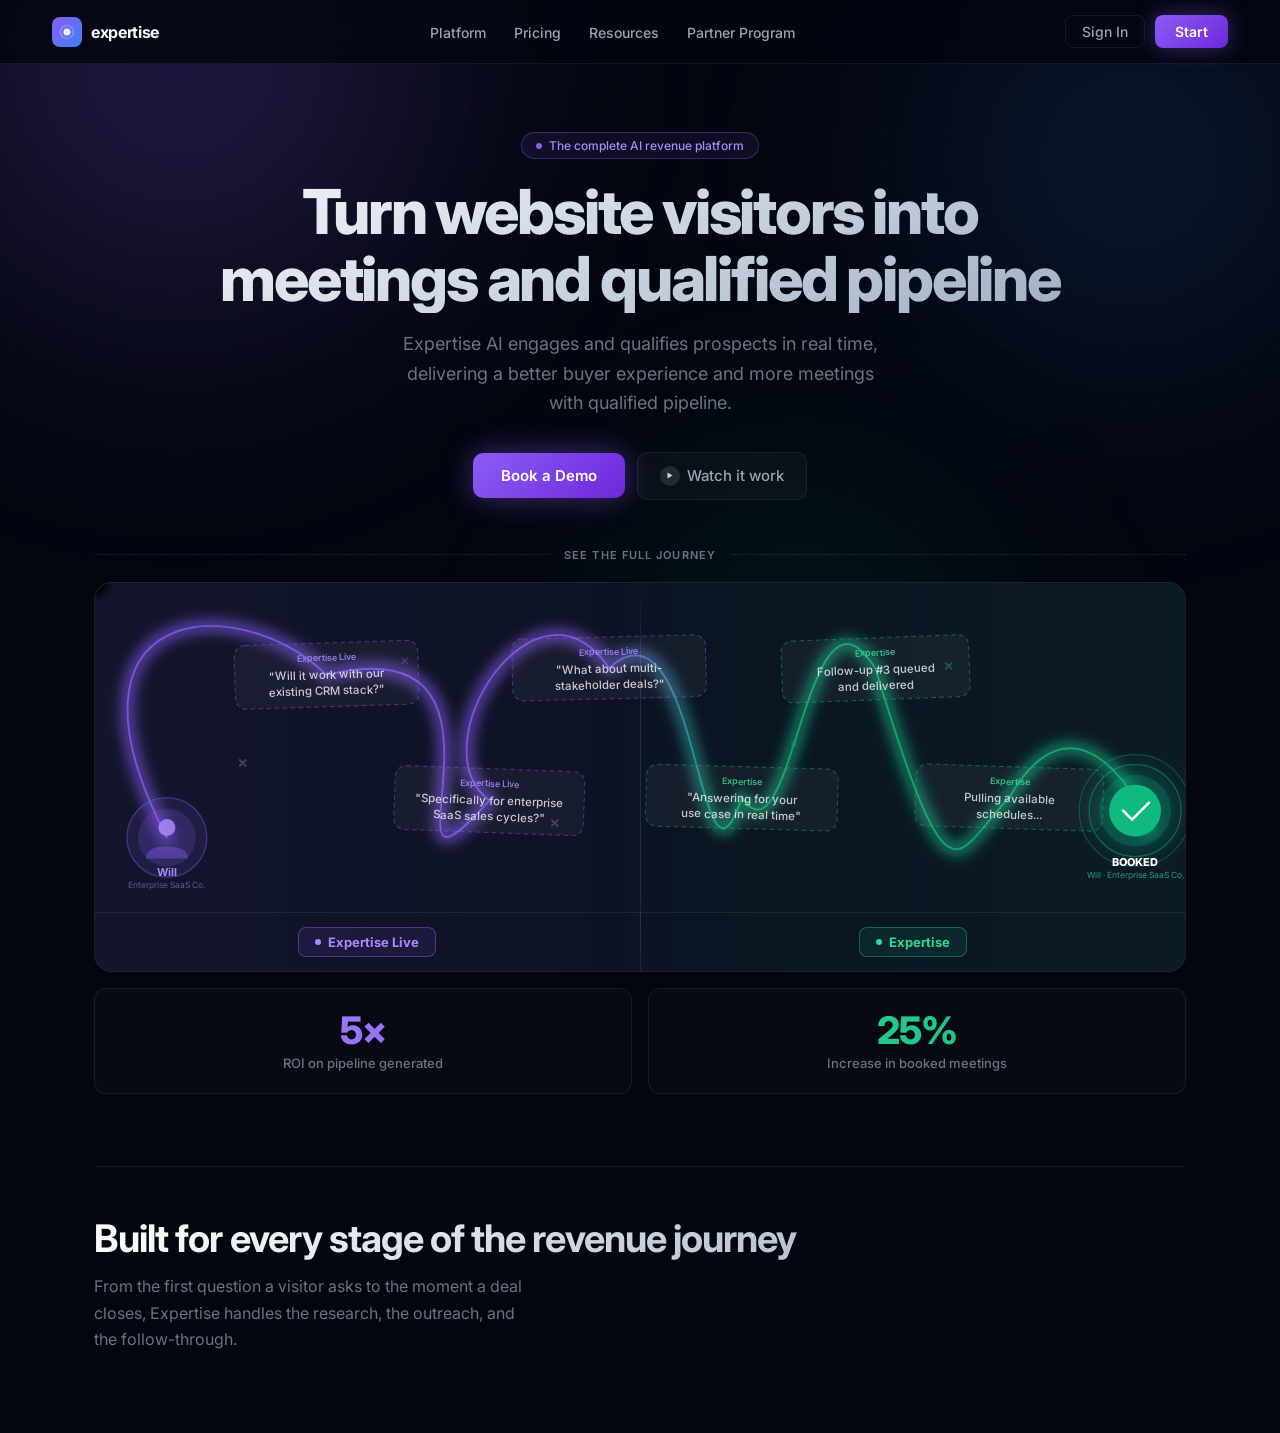
<file: expertise-demo.html>
<!DOCTYPE html>
<html lang="en">
<head>
  <meta charset="UTF-8">
  <meta name="viewport" content="width=device-width, initial-scale=1.0">
  <meta name="robots" content="noindex, nofollow, noarchive, nosnippet, noodp, noimageindex">
  <title>Expertise — Turn Website Visitors Into Meetings</title>
  <link rel="preconnect" href="https://fonts.googleapis.com">
  <link href="https://fonts.googleapis.com/css2?family=Inter:wght@400;500;600;700;800;900&display=swap" rel="stylesheet">
  <style>
    *, *::before, *::after { box-sizing: border-box; margin: 0; padding: 0; }
    :root {
      --bg: #03060F; --surface: #0B1120; --border: rgba(255,255,255,0.07);
      --text: #F9FAFB; --muted: #6B7280; --soft: #9CA3AF;
      --pu: #8B5CF6; --pu-lt: #A78BFA; --gr: #10B981; --gr-lt: #34D399;
    }
    body { font-family:'Inter',-apple-system,sans-serif; background:var(--bg); color:var(--text); overflow-x:hidden; -webkit-font-smoothing:antialiased; }

    /* Orbs */
    .orbs { position:fixed;inset:0;pointer-events:none;z-index:0;overflow:hidden; }
    .orb  { position:absolute;border-radius:50%;filter:blur(100px); }
    .o1 { width:760px;height:760px;background:radial-gradient(circle,rgba(139,92,246,.28) 0%,transparent 70%);top:-320px;left:-200px;animation:drift 20s ease-in-out infinite; }
    .o2 { width:620px;height:620px;background:radial-gradient(circle,rgba(59,130,246,.18) 0%,transparent 70%);top:-150px;right:-160px;animation:drift 26s ease-in-out infinite reverse;animation-delay:-8s; }
    .o3 { width:500px;height:500px;background:radial-gradient(circle,rgba(16,185,129,.14) 0%,transparent 70%);bottom:0;right:18%;animation:drift 32s ease-in-out infinite;animation-delay:-14s; }
    @keyframes drift { 0%,100%{transform:translate(0,0)scale(1)} 33%{transform:translate(50px,-60px)scale(1.07)} 66%{transform:translate(-35px,40px)scale(.93)} }
    body::before { content:'';position:fixed;inset:0;z-index:0;pointer-events:none;opacity:.02;background:radial-gradient(circle,#fff 1px,transparent 1px);background-size:30px 30px; }

    /* Nav */
    nav { position:relative;z-index:100;display:flex;align-items:center;justify-content:space-between;padding:0 52px;height:64px;border-bottom:1px solid var(--border);background:rgba(3,6,15,.82);backdrop-filter:blur(18px);-webkit-backdrop-filter:blur(18px); }
    .logo { display:flex;align-items:center;gap:9px;text-decoration:none;color:var(--text); }
    .logo-icon { width:30px;height:30px;border-radius:8px;background:linear-gradient(135deg,#8B5CF6,#3B82F6);display:flex;align-items:center;justify-content:center; }
    .logo-text { font-size:16px;font-weight:700;letter-spacing:-.02em; }
    .nav-links { display:flex;gap:28px;list-style:none; }
    .nav-links a { color:var(--soft);text-decoration:none;font-size:14px;font-weight:500;transition:color .2s; }
    .nav-links a:hover { color:var(--text); }
    .nav-right { display:flex;align-items:center;gap:10px; }
    .btn-ghost { padding:7px 16px;border:1px solid var(--border);border-radius:8px;color:var(--soft);background:transparent;font:500 14px 'Inter',sans-serif;cursor:pointer;text-decoration:none;display:inline-block;transition:all .2s; }
    .btn-ghost:hover { color:var(--text);border-color:rgba(255,255,255,.18); }
    .btn-start { padding:8px 20px;background:linear-gradient(135deg,#8B5CF6,#6D28D9);border:none;border-radius:8px;color:#fff;font:600 14px 'Inter',sans-serif;cursor:pointer;text-decoration:none;display:inline-block;box-shadow:0 0 22px rgba(139,92,246,.4);transition:all .2s; }
    .btn-start:hover { transform:translateY(-1px);box-shadow:0 0 34px rgba(139,92,246,.6); }

    /* Hero */
    .hero { position:relative;z-index:10;text-align:center;padding:68px 24px 48px; }
    .badge { display:inline-flex;align-items:center;gap:7px;padding:5px 14px;border:1px solid rgba(139,92,246,.35);border-radius:100px;font-size:12px;font-weight:500;color:var(--pu-lt);background:rgba(139,92,246,.09);margin-bottom:20px; }
    .bdot { width:6px;height:6px;border-radius:50%;background:var(--pu);animation:bp 2s ease-in-out infinite; }
    @keyframes bp { 0%,100%{opacity:1;transform:scale(1)} 50%{opacity:.4;transform:scale(.7)} }
    h1 { font-size:clamp(34px,5vw,62px);font-weight:800;line-height:1.08;letter-spacing:-.035em;margin-bottom:16px;background:linear-gradient(155deg,#fff 0%,#CBD5E1 50%,#94A3B8 100%);-webkit-background-clip:text;-webkit-text-fill-color:transparent;background-clip:text; }
    .hero-sub { font-size:clamp(14px,1.7vw,18px);color:var(--muted);max-width:500px;margin:0 auto 34px;line-height:1.65; }
    .hero-ctas { display:flex;align-items:center;justify-content:center;gap:12px; }
    .btn-demo { padding:13px 28px;background:linear-gradient(135deg,#8B5CF6,#6D28D9);border:none;border-radius:10px;color:#fff;font:600 15px 'Inter',sans-serif;cursor:pointer;box-shadow:0 0 30px rgba(139,92,246,.45);transition:all .2s; }
    .btn-demo:hover { transform:translateY(-2px);box-shadow:0 0 44px rgba(139,92,246,.65); }
    .btn-watch { padding:13px 22px;border:1px solid var(--border);border-radius:10px;color:var(--soft);background:rgba(255,255,255,.03);font:500 15px 'Inter',sans-serif;cursor:pointer;display:flex;align-items:center;gap:7px;transition:all .2s; }
    .btn-watch:hover { color:var(--text);border-color:rgba(255,255,255,.18); }
    .play-icon { width:20px;height:20px;border-radius:50%;background:rgba(255,255,255,.1);display:flex;align-items:center;justify-content:center; }

    /* Motion section */
    .motion-wrap { position:relative;z-index:10;max-width:1140px;margin:0 auto;padding:0 24px 72px; }
    .section-label { display:flex;align-items:center;gap:14px;margin-bottom:20px; }
    .sl-line { flex:1;height:1px;background:var(--border); }
    .sl-txt { font-size:11px;font-weight:600;text-transform:uppercase;letter-spacing:.1em;color:var(--muted);white-space:nowrap; }

    /* Journey card */
    .journey { position:relative;background:var(--surface);border:1px solid var(--border);border-radius:18px;overflow:hidden; }
    .journey::before { content:'';position:absolute;inset:0;z-index:0;pointer-events:none;background:linear-gradient(90deg,rgba(139,92,246,.06) 0%,rgba(139,92,246,.02) 46%,rgba(16,185,129,.02) 54%,rgba(16,185,129,.06) 100%); }
    .j-divider { position:absolute;top:0;bottom:0;left:50%;z-index:3;width:1px;background:linear-gradient(180deg,transparent 0%,rgba(255,255,255,.1) 20%,rgba(255,255,255,.1) 80%,transparent 100%); }
    .journey-svg { display:block;width:100%;position:relative;z-index:1;overflow:visible; }
    .prod-strip { display:flex;position:relative;z-index:2;border-top:1px solid var(--border); }
    .prod-half { flex:1;display:flex;align-items:center;justify-content:center;padding:14px 0; }
    .prod-half+.prod-half { border-left:1px solid var(--border); }
    .prod-pill { display:inline-flex;align-items:center;gap:7px;padding:6px 16px;border-radius:8px;border:1px solid;font-size:13px;font-weight:700; }
    .pp-live { border-color:rgba(139,92,246,.45);background:rgba(139,92,246,.1);color:var(--pu-lt); }
    .pp-ae   { border-color:rgba(16,185,129,.45);background:rgba(16,185,129,.1);color:var(--gr-lt); }
    .pp-dot { width:6px;height:6px;border-radius:50%;animation:bp 1.8s ease-in-out infinite; }
    .pp-dot-p { background:var(--pu-lt); }
    .pp-dot-g { background:var(--gr-lt); }

    /* Stats */
    .stats { display:grid;grid-template-columns:1fr 1fr;gap:16px;margin-top:16px; }
    .stat { text-align:center;padding:22px;border:1px solid var(--border);border-radius:12px;background:rgba(255,255,255,.02); }
    .stat-n { font-size:38px;font-weight:800;letter-spacing:-.03em;line-height:1;margin-bottom:6px; }
    .sn-p { background:linear-gradient(135deg,#A78BFA,#8B5CF6);-webkit-background-clip:text;-webkit-text-fill-color:transparent;background-clip:text; }
    .sn-g { background:linear-gradient(135deg,#34D399,#10B981);-webkit-background-clip:text;-webkit-text-fill-color:transparent;background-clip:text; }
    .stat-l { font-size:13px;color:var(--muted);font-weight:500; }

    /* H2 section */
    .h2-section { position:relative;z-index:10;max-width:1140px;margin:0 auto;padding:0 24px 80px; }
    .h2-div { height:1px;background:var(--border);margin-bottom:48px; }
    h2 { font-size:clamp(24px,3.2vw,38px);font-weight:700;letter-spacing:-.025em;margin-bottom:12px;background:linear-gradient(135deg,#fff,#94A3B8);-webkit-background-clip:text;-webkit-text-fill-color:transparent;background-clip:text; }
    .h2-sub { font-size:16px;color:var(--muted);max-width:440px;line-height:1.65; }
  </style>
</head>
<body>

<div class="orbs"><div class="orb o1"></div><div class="orb o2"></div><div class="orb o3"></div></div>

<!-- NAV -->
<nav>
  <a class="logo" href="#">
    <div class="logo-icon"><svg width="16" height="16" viewBox="0 0 16 16" fill="none"><circle cx="8" cy="8" r="3.5" fill="white" opacity=".9"/><circle cx="8" cy="8" r="6.5" stroke="white" stroke-width="1.2" opacity=".3"/></svg></div>
    <span class="logo-text">expertise</span>
  </a>
  <ul class="nav-links">
    <li><a href="#">Platform</a></li><li><a href="#">Pricing</a></li>
    <li><a href="#">Resources</a></li><li><a href="#">Partner Program</a></li>
  </ul>
  <div class="nav-right">
    <a href="#" class="btn-ghost">Sign In</a>
    <a href="#" class="btn-start">Start</a>
  </div>
</nav>

<!-- HERO -->
<section class="hero">
  <div class="badge"><span class="bdot"></span>The complete AI revenue platform</div>
  <h1>Turn website visitors into<br>meetings and qualified pipeline</h1>
  <p class="hero-sub">Expertise AI engages and qualifies prospects in real time, delivering a better buyer experience and more meetings with qualified pipeline.</p>
  <div class="hero-ctas">
    <button class="btn-demo">Book a Demo</button>
    <button class="btn-watch">
      <div class="play-icon"><svg width="8" height="9" viewBox="0 0 8 9" fill="none"><path d="M1.5 1.5L6.5 4.5L1.5 7.5V1.5Z" fill="white" opacity=".8"/></svg></div>
      Watch it work
    </button>
  </div>
</section>

<!-- MOTION GRAPHIC -->
<div class="motion-wrap">
  <div class="section-label">
    <div class="sl-line"></div><span class="sl-txt">See the full journey</span><div class="sl-line"></div>
  </div>

  <div class="journey" id="journey">
    <div class="j-divider"></div>

    <!--
      THE DRUNKEN TREASURE MAP PATH
      One continuous journey. Goes backward. Overshoots. Loops. Doubles back.
      Still lands the meeting.

      Node centers (each is a Bezier endpoint):
        N1  visitor  :  72 , 255   (start)
        N2  Q1       : 232 ,  92
        N3  Q2       : 395 , 218
        N4  Q3       : 515 ,  85   (extra research chaos)
        N5  answer   : 648 , 215   (Expertise takes over ~x=580)
        N6  followup : 782 ,  86
        N7  schedule : 916 , 215
        N8  BOOKED   :1042 , 228   (end)
    -->
    <svg class="journey-svg" id="jsvg"
         viewBox="0 0 1092 330"
         preserveAspectRatio="xMidYMid meet"
         overflow="visible">
      <defs>
        <!-- Path color: purple → green -->
        <linearGradient id="pg" x1="0" y1="0" x2="1" y2="0">
          <stop offset="0%"   stop-color="rgba(139,92,246,.75)"/>
          <stop offset="46%"  stop-color="rgba(139,92,246,.75)"/>
          <stop offset="58%"  stop-color="rgba(16,185,129,.75)"/>
          <stop offset="100%" stop-color="rgba(16,185,129,.75)"/>
        </linearGradient>
        <!-- Same but for glow layer -->
        <linearGradient id="pg2" x1="0" y1="0" x2="1" y2="0">
          <stop offset="0%"   stop-color="rgba(139,92,246,.5)"/>
          <stop offset="46%"  stop-color="rgba(139,92,246,.5)"/>
          <stop offset="58%"  stop-color="rgba(16,185,129,.5)"/>
          <stop offset="100%" stop-color="rgba(16,185,129,.5)"/>
        </linearGradient>
        <filter id="fglow">
          <feGaussianBlur stdDeviation="6"/>
        </filter>
        <filter id="fdot">
          <feGaussianBlur stdDeviation="4"/>
        </filter>
        <filter id="fbooked">
          <feGaussianBlur stdDeviation="10"/>
        </filter>
      </defs>

      <!-- ── DEAD END MARKS — scattered X marks like a real treasure map ── -->
      <g opacity="0" id="dead-ends">
        <!-- left-side dead ends -->
        <text font-family="Inter,sans-serif" font-size="13" font-weight="700"
              fill="rgba(167,139,250,.35)" text-anchor="middle" x="148" y="185">✕</text>
        <text font-family="Inter,sans-serif" font-size="11" font-weight="700"
              fill="rgba(167,139,250,.25)" text-anchor="middle" x="310" y="82">✕</text>
        <text font-family="Inter,sans-serif" font-size="13" font-weight="700"
              fill="rgba(167,139,250,.3)"  text-anchor="middle" x="460" y="245">✕</text>
        <!-- right-side dead ends -->
        <text font-family="Inter,sans-serif" font-size="11" font-weight="700"
              fill="rgba(52,211,153,.25)"  text-anchor="middle" x="700" y="165">✕</text>
        <text font-family="Inter,sans-serif" font-size="13" font-weight="700"
              fill="rgba(52,211,153,.3)"   text-anchor="middle" x="855" y="88">✕</text>
      </g>

      <!--
        THE PATH — all control points chosen to be deliberately unhinged:
          Seg 1: (72,255)→(232,92)     — flies off-left then swoops back
          Seg 2: (232,92)→(395,218)    — overshoots right, loops DOWN past canvas bottom
          Seg 3: (395,218)→(515,85)    — pulls back left, shoots UP past canvas top
          Seg 4: (515,85)→(648,215)    — soars up then PLUNGES past canvas bottom
          Seg 5: (648,215)→(782,86)    — dips way down then rockets up past top
          Seg 6: (782,86)→(916,215)    — sweeps far below then comes back
          Seg 7: (916,215)→(1042,228)  — wild right-left-right finale to BOOKED
      -->

      <!-- Path glow (thick + blurred) — starts visible -->
      <path id="path-glow" opacity="0"
        d="M 72,255
           C -50,20    142,5     232,92
           C 455,38    268,360   395,218
           C 322,162   442,-22   515,85
           C 606,4     604,348   648,215
           C 700,292   712,-28   782,86
           C 858,338   862,270   916,215
           C 1002,65   1088,312  1042,228"
        stroke="url(#pg2)" stroke-width="16" fill="none"
        stroke-linecap="round" stroke-linejoin="round"
        filter="url(#fglow)" opacity="0.38"/>

      <!-- Path main (crisp) — fades in on load, always visible -->
      <path id="main-path" opacity="0"
        d="M 72,255
           C -50,20    142,5     232,92
           C 455,38    268,360   395,218
           C 322,162   442,-22   515,85
           C 606,4     604,348   648,215
           C 700,292   712,-28   782,86
           C 858,338   862,270   916,215
           C 1002,65   1088,312  1042,228"
        stroke="url(#pg)" stroke-width="1.9" fill="none"
        stroke-linecap="round" stroke-linejoin="round"/>

      <!-- Traveling dot -->
      <circle id="tdglow" r="14" opacity="0" filter="url(#fdot)"/>
      <circle id="tddot"  r="5"  opacity="0" fill="white"/>

      <!-- ── NODE 1: Visitor (Will / Enterprise SaaS Co.) ── -->
      <g id="n1" opacity="0">
        <circle cx="72" cy="255" r="40"
                fill="rgba(139,92,246,.11)" stroke="rgba(139,92,246,.4)" stroke-width="1.3"/>
        <circle cx="72" cy="255" r="29" fill="rgba(139,92,246,.18)"/>
        <circle cx="72" cy="245" r="8.5" fill="rgba(167,139,250,.85)"/>
        <path d="M 51,276 Q 51,264 72,264 Q 93,264 93,276"
              fill="rgba(139,92,246,.4)" stroke="none"/>
        <text font-family="Inter,sans-serif" font-size="11" font-weight="700"
              fill="#A78BFA" text-anchor="middle" x="72" y="294">Will</text>
        <text font-family="Inter,sans-serif" font-size="8.5" font-weight="400"
              fill="rgba(167,139,250,.55)" text-anchor="middle" x="72" y="306">Enterprise SaaS Co.</text>
      </g>

      <!-- ── NODE 2: "Will it handle custom processing workflows?" ── -->
      <!-- Slight tilt: rotate(-1.8deg) around node center -->
      <g id="n2" opacity="0" transform="rotate(-1.8, 232, 92)">
        <rect x="140" y="60" width="184" height="64" rx="11"
              fill="rgba(255,255,255,.04)"
              stroke="rgba(139,92,246,.42)" stroke-width="1.1" stroke-dasharray="4.5,3.5"/>
        <text font-family="Inter,sans-serif" font-size="9" font-weight="600"
              fill="rgba(167,139,250,.85)" text-anchor="middle" x="232" y="78">Expertise Live</text>
        <text font-family="Inter,sans-serif" font-size="11.5" font-weight="500"
              fill="rgba(249,250,251,.78)" text-anchor="middle" x="232" y="96">"Will it work with our</text>
        <text font-family="Inter,sans-serif" font-size="11.5" font-weight="500"
              fill="rgba(249,250,251,.78)" text-anchor="middle" x="232" y="112">existing CRM stack?"</text>
      </g>

      <!-- ── NODE 3: "Specifically for enterprise SaaS sales cycles?" ── -->
      <g id="n3" opacity="0" transform="rotate(2.1, 395, 218)">
        <rect x="300" y="186" width="190" height="64" rx="11"
              fill="rgba(255,255,255,.04)"
              stroke="rgba(139,92,246,.42)" stroke-width="1.1" stroke-dasharray="4.5,3.5"/>
        <text font-family="Inter,sans-serif" font-size="9" font-weight="600"
              fill="rgba(167,139,250,.85)" text-anchor="middle" x="395" y="204">Expertise Live</text>
        <text font-family="Inter,sans-serif" font-size="11.5" font-weight="500"
              fill="rgba(249,250,251,.78)" text-anchor="middle" x="395" y="222">"Specifically for enterprise</text>
        <text font-family="Inter,sans-serif" font-size="11.5" font-weight="500"
              fill="rgba(249,250,251,.78)" text-anchor="middle" x="395" y="238">SaaS sales cycles?"</text>
      </g>

      <!-- ── NODE 4: "What about multi-stakeholder deal cycles?" ── -->
      <g id="n4" opacity="0" transform="rotate(-1.4, 515, 85)">
        <rect x="418" y="54" width="194" height="62" rx="11"
              fill="rgba(255,255,255,.04)"
              stroke="rgba(139,92,246,.42)" stroke-width="1.1" stroke-dasharray="4.5,3.5"/>
        <text font-family="Inter,sans-serif" font-size="9" font-weight="600"
              fill="rgba(167,139,250,.85)" text-anchor="middle" x="515" y="72">Expertise Live</text>
        <text font-family="Inter,sans-serif" font-size="11.5" font-weight="500"
              fill="rgba(249,250,251,.78)" text-anchor="middle" x="515" y="90">"What about multi-</text>
        <text font-family="Inter,sans-serif" font-size="11.5" font-weight="500"
              fill="rgba(249,250,251,.78)" text-anchor="middle" x="515" y="106">stakeholder deals?"</text>
      </g>

      <!-- ── NODE 5: Expertise takes over — Answering in real time ── -->
      <g id="n5" opacity="0" transform="rotate(1.6, 648, 215)">
        <rect x="552" y="184" width="192" height="62" rx="11"
              fill="rgba(255,255,255,.04)"
              stroke="rgba(16,185,129,.42)" stroke-width="1.1" stroke-dasharray="4.5,3.5"/>
        <text font-family="Inter,sans-serif" font-size="9" font-weight="600"
              fill="rgba(52,211,153,.88)" text-anchor="middle" x="648" y="202">Expertise</text>
        <text font-family="Inter,sans-serif" font-size="11.5" font-weight="500"
              fill="rgba(249,250,251,.78)" text-anchor="middle" x="648" y="220">"Answering for your</text>
        <text font-family="Inter,sans-serif" font-size="11.5" font-weight="500"
              fill="rgba(249,250,251,.78)" text-anchor="middle" x="648" y="236">use case in real time"</text>
      </g>

      <!-- ── NODE 6: Follow-up #3 delivered ── -->
      <g id="n6" opacity="0" transform="rotate(-2.2, 782, 86)">
        <rect x="688" y="55" width="188" height="62" rx="11"
              fill="rgba(255,255,255,.04)"
              stroke="rgba(16,185,129,.42)" stroke-width="1.1" stroke-dasharray="4.5,3.5"/>
        <text font-family="Inter,sans-serif" font-size="9" font-weight="600"
              fill="rgba(52,211,153,.88)" text-anchor="middle" x="782" y="73">Expertise</text>
        <text font-family="Inter,sans-serif" font-size="11.5" font-weight="500"
              fill="rgba(249,250,251,.78)" text-anchor="middle" x="782" y="91">Follow-up #3 queued</text>
        <text font-family="Inter,sans-serif" font-size="11.5" font-weight="500"
              fill="rgba(249,250,251,.78)" text-anchor="middle" x="782" y="107">and delivered</text>
      </g>

      <!-- ── NODE 7: Pulling available schedules ── -->
      <g id="n7" opacity="0" transform="rotate(1.8, 916, 215)">
        <rect x="822" y="184" width="188" height="62" rx="11"
              fill="rgba(255,255,255,.04)"
              stroke="rgba(16,185,129,.42)" stroke-width="1.1" stroke-dasharray="4.5,3.5"/>
        <text font-family="Inter,sans-serif" font-size="9" font-weight="600"
              fill="rgba(52,211,153,.88)" text-anchor="middle" x="916" y="202">Expertise</text>
        <text font-family="Inter,sans-serif" font-size="11.5" font-weight="500"
              fill="rgba(249,250,251,.78)" text-anchor="middle" x="916" y="220">Pulling available</text>
        <text font-family="Inter,sans-serif" font-size="11.5" font-weight="500"
              fill="rgba(249,250,251,.78)" text-anchor="middle" x="916" y="236">schedules...</text>
      </g>

      <!-- ── NODE 8: BOOKED ── -->
      <g id="n8" opacity="0">
        <!-- Animated pulse ring -->
        <circle id="booked-ring" cx="1042" cy="228" r="56"
                fill="none" stroke="rgba(16,185,129,.3)" stroke-width="1.2"/>
        <!-- Glow -->
        <circle cx="1042" cy="228" r="46" fill="rgba(16,185,129,.22)" filter="url(#fbooked)"/>
        <!-- Rings -->
        <circle cx="1042" cy="228" r="46" fill="none" stroke="rgba(16,185,129,.45)" stroke-width="1.2"/>
        <circle cx="1042" cy="228" r="36" fill="rgba(16,185,129,.2)"/>
        <!-- Core -->
        <circle cx="1042" cy="228" r="26" fill="#10B981"/>
        <!-- Checkmark -->
        <path d="M 1030,228 L 1039,237 L 1056,220"
              stroke="white" stroke-width="2.5" fill="none"
              stroke-linecap="round" stroke-linejoin="round"/>
        <!-- Labels -->
        <text font-family="Inter,sans-serif" font-size="11" font-weight="800"
              fill="white" text-anchor="middle" x="1042" y="284">BOOKED</text>
        <text font-family="Inter,sans-serif" font-size="8.5" font-weight="400"
              fill="rgba(52,211,153,.7)" text-anchor="middle" x="1042" y="296">Will · Enterprise SaaS Co.</text>
      </g>

    </svg><!-- /jsvg -->

    <!-- Product label strip -->
    <div class="prod-strip">
      <div class="prod-half">
        <div class="prod-pill pp-live"><div class="pp-dot pp-dot-p"></div>Expertise Live</div>
      </div>
      <div class="prod-half">
        <div class="prod-pill pp-ae"><div class="pp-dot pp-dot-g"></div>Expertise</div>
      </div>
    </div>
  </div><!-- /journey -->

  <!-- Stats -->
  <div class="stats">
    <div class="stat"><div class="stat-n sn-p">5×</div><div class="stat-l">ROI on pipeline generated</div></div>
    <div class="stat"><div class="stat-n sn-g">25%</div><div class="stat-l">Increase in booked meetings</div></div>
  </div>

</div><!-- /motion-wrap -->

<!-- H2 -->
<div class="h2-section">
  <div class="h2-div"></div>
  <h2>Built for every stage of the revenue journey</h2>
  <p class="h2-sub">From the first question a visitor asks to the moment a deal closes, Expertise handles the research, the outreach, and the follow-through.</p>
</div>

<script>
// ─────────────────────────────────────────────────────────────
// Always-on treasure map — dot rolls continuously, map never hides
// ─────────────────────────────────────────────────────────────

const NODES = [
  { id:'n1', cx:  72, cy:255 },
  { id:'n2', cx: 232, cy: 92 },
  { id:'n3', cx: 395, cy:218 },
  { id:'n4', cx: 515, cy: 85 },
  { id:'n5', cx: 648, cy:215 },
  { id:'n6', cx: 782, cy: 86 },
  { id:'n7', cx: 916, cy:215 },
  { id:'n8', cx:1042, cy:228 },
];

const ROLL_DUR    = 9000;  // ms for one full pass start → BOOKED
const PAUSE_DUR   = 1400;  // ms to linger at BOOKED before restarting
const MID_X       = 550;   // x at which dot switches purple → green

let rafHandle    = null;
let nodeTimers   = [];
let fracs        = [];     // arc-length fraction (0–1) for each node
let activeIdx    = -1;     // which node is currently highlighted

// ── Compute arc-length fraction for each node ──────────────────
function computeFractions(pathEl) {
  const total = pathEl.getTotalLength();
  return NODES.map(({ cx, cy }) => {
    let best = 0, bestD = Infinity;
    for (let i = 0; i <= 2000; i++) {
      const t  = (i / 2000) * total;
      const pt = pathEl.getPointAtLength(t);
      const d  = Math.hypot(pt.x - cx, pt.y - cy);
      if (d < bestD) { bestD = d; best = t; }
    }
    return best / total;
  });
}

// ── Highlight / un-highlight a node ───────────────────────────
function setHighlight(idx, on) {
  const el = idx >= 0 ? document.getElementById(NODES[idx].id) : null;
  if (!el) return;
  const isPurple = idx < 4;
  el.style.transition = on ? 'filter .15s ease' : 'filter .4s ease';
  el.style.filter = on
    ? `drop-shadow(0 0 14px ${isPurple ? 'rgba(139,92,246,.85)' : 'rgba(16,185,129,.85)'})`
    : 'none';
}

// ── Move the dot to a path point ──────────────────────────────
function placeDot(pt) {
  const td = document.getElementById('tddot');
  const tg = document.getElementById('tdglow');
  const isPurple = pt.x < MID_X;
  const col  = isPurple ? 'rgba(167,139,250,1)'  : 'rgba(52,211,153,1)';
  const gcol = isPurple ? 'rgba(167,139,250,.55)' : 'rgba(52,211,153,.55)';
  [td, tg].forEach(el => {
    if (!el) return;
    el.setAttribute('cx', pt.x);
    el.setAttribute('cy', pt.y);
  });
  if (td) td.setAttribute('fill', col);
  if (tg) tg.setAttribute('fill', gcol);
}

// ── Continuously rolling dot ───────────────────────────────────
function startRoll(pathEl) {
  const total   = pathEl.getTotalLength();
  let   t0      = performance.now();
  let   pausing = false;

  // Threshold: dot is "at" a node when within 1.5% of path length
  const THRESH = 0.015;

  function frame(now) {
    if (pausing) return;

    const elapsed = now - t0;
    const frac    = elapsed / ROLL_DUR;

    if (frac >= 1) {
      // Arrived at BOOKED
      pausing = true;
      placeDot(pathEl.getPointAtLength(total));
      setHighlight(activeIdx, false);
      setHighlight(7, true);
      activeIdx = 7;

      setTimeout(() => {
        setHighlight(7, false);
        activeIdx = -1;
        t0        = performance.now();
        pausing   = false;
        rafHandle = requestAnimationFrame(frame);
      }, PAUSE_DUR);
      return;
    }

    const pt = pathEl.getPointAtLength(frac * total);
    placeDot(pt);

    // Find nearest node within threshold
    let nearIdx = -1;
    for (let i = 0; i < fracs.length; i++) {
      if (Math.abs(frac - fracs[i]) < THRESH) { nearIdx = i; break; }
    }
    if (nearIdx !== activeIdx) {
      setHighlight(activeIdx, false);
      setHighlight(nearIdx,   true);
      activeIdx = nearIdx;
    }

    rafHandle = requestAnimationFrame(frame);
  }

  rafHandle = requestAnimationFrame(frame);
}

// ── Booked ring — pulses forever ──────────────────────────────
function startBookedPulse() {
  const ring = document.getElementById('booked-ring');
  if (!ring) return;
  let scale = 1, dir = 1;
  (function pulse() {
    scale += dir * 0.008;
    if (scale > 1.3) dir = -1;
    if (scale < 1.0) dir =  1;
    ring.style.transform       = `scale(${scale.toFixed(3)})`;
    ring.style.transformBox    = 'fill-box';
    ring.style.transformOrigin = 'center';
    ring.style.opacity         = `${Math.max(0, (1.3 - scale) * 3.3).toFixed(2)}`;
    requestAnimationFrame(pulse);
  })();
}

// ── Boot: reveal everything, then start rolling ────────────────
document.addEventListener('DOMContentLoaded', () => {
  setTimeout(() => {
    const mp = document.getElementById('main-path');
    const gp = document.getElementById('path-glow');
    if (!mp) return;

    // Compute node positions along the arc (once)
    fracs = computeFractions(mp);

    // Reveal path
    [mp, gp].forEach(el => {
      if (!el) return;
      void el.offsetHeight;
      el.style.transition = 'opacity 1s ease';
      el.style.opacity    = '1';
    });

    // Reveal dead-end marks
    const de = document.getElementById('dead-ends');
    if (de) { de.style.transition = 'opacity 1.5s ease'; de.style.opacity = '1'; }

    // Stagger-reveal nodes
    NODES.forEach(({ id }, i) => {
      nodeTimers.push(setTimeout(() => {
        const el = document.getElementById(id);
        if (el) { el.style.transition = 'opacity .55s ease'; el.style.opacity = '1'; }
      }, 120 * i + 200));
    });

    // Show dot immediately
    ['tddot','tdglow'].forEach(id => {
      const el = document.getElementById(id);
      if (el) el.style.opacity = '1';
    });

    // Start rolling after all nodes have appeared, start pulse ring
    const revealTime = NODES.length * 120 + 700;
    nodeTimers.push(setTimeout(() => {
      startRoll(mp);
      startBookedPulse();
    }, revealTime));

  }, 350);
});
</script>
</body>
</html>
</file>
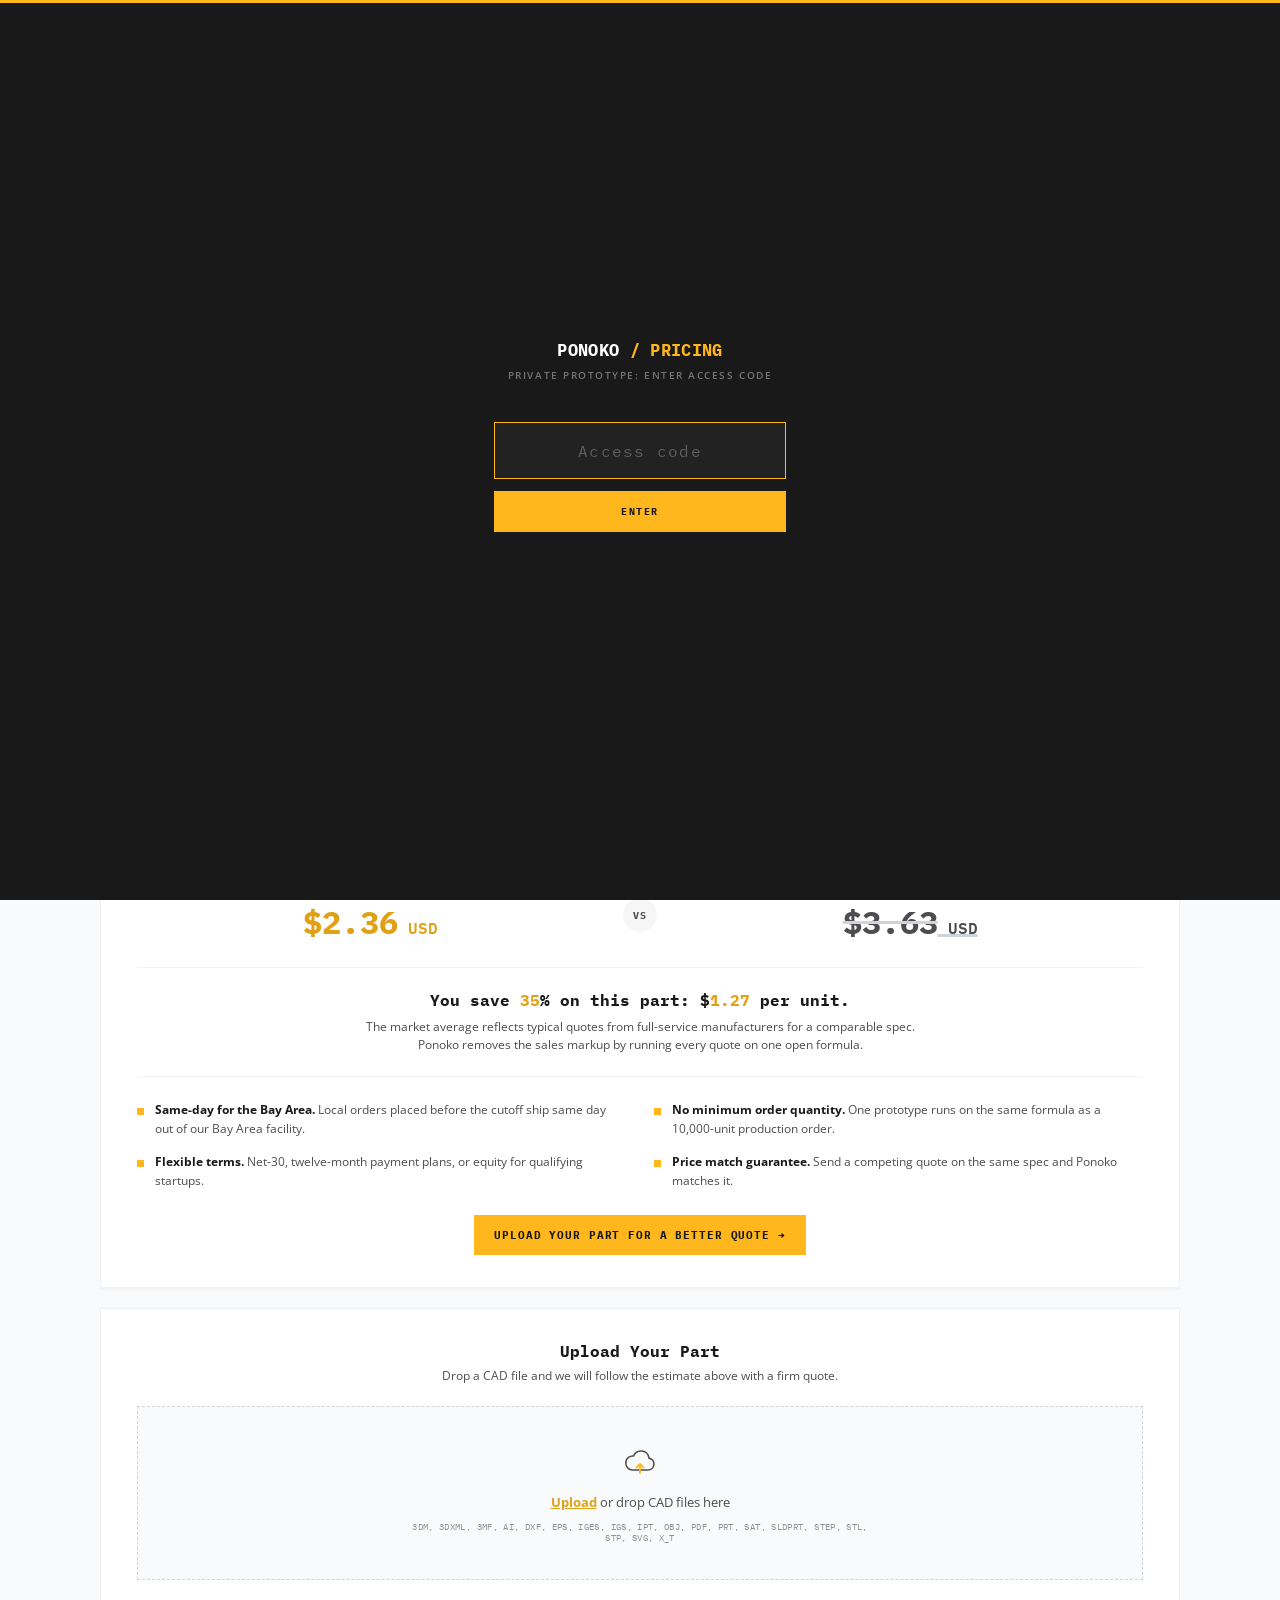
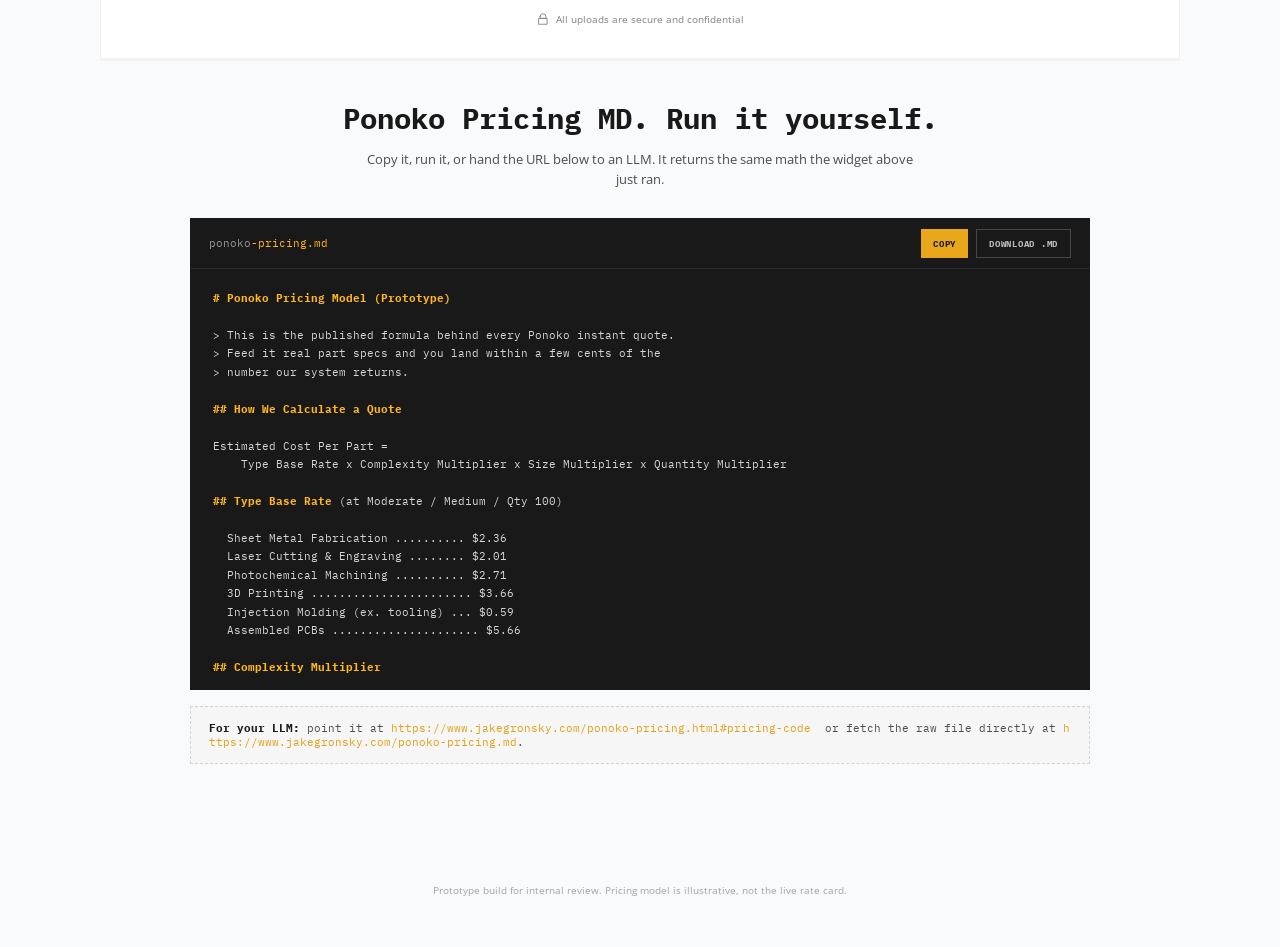
<file: ponoko-pricing.html>
<!DOCTYPE html>
<html lang="en">
<head>
<meta charset="UTF-8">
<meta name="viewport" content="width=device-width, initial-scale=1.0">
<meta name="robots" content="noindex, nofollow, noarchive">
<title>Ponoko | Open Pricing (Prototype)</title>
<link rel="preconnect" href="https://fonts.googleapis.com">
<link rel="preconnect" href="https://fonts.gstatic.com" crossorigin>
<link href="https://fonts.googleapis.com/css2?family=IBM+Plex+Mono:wght@400;500;600;700&family=Open+Sans:wght@400;600;700&display=swap" rel="stylesheet">
<style>
    :root {
        --gold: #FFB71D;
        --gold-dark: #E0A116;
        --ink: #1A1919;
        --ink-2: #3B3D40;
        --ink-3: #4D4D4D;
        --grey-6: #CED4DA;
        --grey-7: #F2F2F2;
        --grey-8: #F6F6F6;
        --grey-10: #F9FAFB;
        --red: #E34F2F;
        --white: #FFFFFF;
    }
    * { box-sizing: border-box; margin: 0; padding: 0; }
    html { scroll-behavior: smooth; }
    body {
        font-family: 'Open Sans', sans-serif;
        background: var(--grey-10);
        color: var(--ink);
        -webkit-font-smoothing: antialiased;
    }
    .mono { font-family: 'IBM Plex Mono', monospace; }

    /* ---- PASSWORD GATE ---- */
    #gate {
        position: fixed; inset: 0; z-index: 9999;
        background: var(--ink);
        display: flex; flex-direction: column; align-items: center; justify-content: center;
    }
    #gate::after {
        content: ''; position: fixed; top: 0; left: 0; right: 0; height: 3px;
        background: var(--gold); z-index: 100;
    }
    .gate-inner { text-align: center; width: 100%; max-width: 340px; padding: 0 24px; }
    .gate-logo {
        font-family: 'IBM Plex Mono', monospace; font-weight: 700; font-size: 1.05rem;
        letter-spacing: 0.02em; text-transform: uppercase; color: var(--white); margin-bottom: 8px;
    }
    .gate-logo span { color: var(--gold); }
    .gate-sub {
        font-size: 0.6rem; font-weight: 600; letter-spacing: 0.16em; text-transform: uppercase;
        color: rgba(255,255,255,0.4); margin-bottom: 40px;
    }
    .gate-form { display: flex; flex-direction: column; gap: 12px; }
    #gate-input {
        width: 100%; padding: 14px 18px; border: 1.5px solid rgba(255,183,29,0.35);
        background: rgba(255,255,255,0.04); font-family: 'IBM Plex Mono', monospace; font-size: 1rem;
        font-weight: 600; letter-spacing: 0.2em; text-transform: uppercase; color: var(--white);
        text-align: center; outline: none; transition: border-color 0.15s;
    }
    #gate-input::placeholder { font-weight: 400; letter-spacing: 0.08em; color: rgba(255,255,255,0.28); text-transform: none; }
    #gate-input:focus { border-color: var(--gold); }
    #gate-btn {
        width: 100%; padding: 14px; background: var(--gold); border: none; cursor: pointer;
        font-family: 'IBM Plex Mono', monospace; font-size: 0.64rem; font-weight: 700;
        letter-spacing: 0.14em; text-transform: uppercase; color: var(--ink); transition: background 0.15s;
    }
    #gate-btn:hover { background: var(--white); }
    #gate-error {
        font-size: 0.58rem; font-weight: 700; letter-spacing: 0.1em; text-transform: uppercase;
        color: var(--red); opacity: 0; transition: opacity 0.2s; margin-top: 4px;
    }
    #gate-error.show { opacity: 1; }

    /* ---- TOP BAR ---- */
    .top-bar {
        padding: 22px 40px; display: flex; align-items: center; justify-content: space-between;
        border-bottom: 1px solid var(--grey-7);
    }
    .top-left { display: flex; align-items: center; gap: 14px; }
    .brand { font-family: 'IBM Plex Mono', monospace; font-weight: 700; font-size: 0.95rem; letter-spacing: 0.01em; color: var(--ink); }
    .brand span { color: var(--gold-dark); }
    .private-tag {
        font-size: 0.5rem; font-weight: 700; letter-spacing: 0.16em; text-transform: uppercase;
        color: var(--red); border: 1px solid rgba(227,79,47,0.3); padding: 4px 8px;
    }
    .top-right a {
        font-size: 0.62rem; font-weight: 700; letter-spacing: 0.1em; text-transform: uppercase;
        color: var(--ink-3); text-decoration: none;
    }

    /* ---- HERO ---- */
    .hero { padding: 56px 40px 36px; text-align: center; }
    .hero-inner { max-width: 720px; margin: 0 auto; }
    .kicker {
        font-family: 'IBM Plex Mono', monospace; font-size: 0.62rem; font-weight: 700;
        letter-spacing: 0.22em; text-transform: uppercase; color: var(--gold-dark); margin-bottom: 16px;
    }
    h1 {
        font-family: 'IBM Plex Mono', monospace; font-size: clamp(1.5rem, 3.2vw, 2.2rem);
        line-height: 1.15; letter-spacing: -0.01em; color: var(--ink); margin-bottom: 18px;
    }
    h1 .accent { color: var(--gold-dark); }
    .sub {
        font-size: 0.92rem; line-height: 1.6; color: var(--ink-3); max-width: 560px; margin: 0 auto;
    }
    .sub strong { color: var(--ink); }

    /* ---- ESTIMATOR ---- */
    .estimator-wrap { padding: 8px 40px 48px; }
    .estimator {
        max-width: 1080px; margin: 0 auto; background: var(--white);
        border: 1px solid var(--grey-7); box-shadow: 0 2px 0 var(--grey-7);
    }
    .estimator-grid {
        display: grid; grid-template-columns: 220px 1fr 260px; min-height: 380px;
    }

    /* type rail */
    .type-rail { border-right: 1px solid var(--grey-7); padding: 20px 0; }
    .type-rail-label {
        font-size: 0.5rem; font-weight: 700; letter-spacing: 0.16em; text-transform: uppercase;
        color: var(--ink-3); opacity: 0.55; padding: 0 20px 12px;
    }
    .type-btn {
        display: flex; align-items: center; gap: 10px; width: 100%; text-align: left;
        padding: 11px 20px; border: none; background: transparent; cursor: pointer;
        font-family: 'Open Sans', sans-serif; font-size: 0.72rem; font-weight: 600; color: var(--ink-3);
        border-left: 3px solid transparent; transition: background 0.12s, color 0.12s, border-color 0.12s;
    }
    .type-btn:hover { background: var(--grey-8); }
    .type-btn.active { background: rgba(255,183,29,0.12); border-left-color: var(--gold); color: var(--ink); }
    .type-btn .dot { width: 6px; height: 6px; border-radius: 50%; background: var(--grey-6); flex-shrink: 0; }
    .type-btn.active .dot { background: var(--gold-dark); }

    /* diagram */
    .diagram-col { display: flex; align-items: center; justify-content: center; padding: 24px; border-right: 1px solid var(--grey-7); background: var(--grey-10); }
    .diagram-col svg { width: 100%; max-width: 300px; height: auto; }
    .diagram-label { font-family: 'IBM Plex Mono', monospace; font-size: 0.56rem; letter-spacing: 0.1em; text-transform: uppercase; color: var(--ink-3); opacity: 0.6; text-align: center; margin-top: 10px; }

    /* controls */
    .controls-col { padding: 22px 22px 18px; display: flex; flex-direction: column; gap: 18px; }
    .ctl-group-label { font-size: 0.56rem; font-weight: 700; letter-spacing: 0.14em; text-transform: uppercase; color: var(--ink-3); margin-bottom: 8px; }
    .ctl-row { display: flex; gap: 6px; flex-wrap: wrap; }
    .ctl-btn {
        padding: 7px 12px; border: 1px solid var(--grey-6); background: var(--white); cursor: pointer;
        font-family: 'IBM Plex Mono', monospace; font-size: 0.66rem; font-weight: 600; color: var(--ink-3);
        transition: all 0.12s;
    }
    .ctl-btn:hover { border-color: var(--gold-dark); }
    .ctl-btn.active { background: var(--ink); border-color: var(--ink); color: var(--gold); }

    /* price row (inside estimator card) */
    .price-row {
        padding: 26px 28px; border-top: 1px solid var(--grey-7);
        display: flex; align-items: baseline; gap: 10px;
    }
    .price-label { font-size: 0.6rem; font-weight: 700; letter-spacing: 0.12em; text-transform: uppercase; color: var(--ink-3); }
    .price-value { font-family: 'IBM Plex Mono', monospace; font-size: 1.7rem; font-weight: 700; color: var(--ink); }
    .price-value span { font-size: 0.9rem; color: var(--ink-3); font-weight: 600; }

    /* ---- VALUE / SAVINGS ---- */
    .value-wrap { padding: 0 40px 20px; }
    .value-card {
        max-width: 1080px; margin: 0 auto; background: var(--white);
        border: 1px solid var(--grey-7); box-shadow: 0 2px 0 var(--grey-7);
        padding: 32px 36px;
    }
    .value-compare {
        display: grid; grid-template-columns: 1fr auto 1fr; align-items: center; gap: 20px;
        padding-bottom: 24px; border-bottom: 1px solid var(--grey-7);
    }
    .value-col { text-align: center; }
    .value-amount { font-family: 'IBM Plex Mono', monospace; font-size: 2rem; font-weight: 700; }
    .value-amount.ponoko { color: var(--gold-dark); }
    .value-amount.market { color: var(--ink-3); text-decoration: line-through; text-decoration-color: var(--grey-6); }
    .value-unit { font-size: 1rem; font-weight: 600; }
    .value-divider {
        width: 34px; height: 34px; border-radius: 50%; background: var(--grey-8);
        display: flex; align-items: center; justify-content: center;
        font-family: 'IBM Plex Mono', monospace; font-size: 0.6rem; font-weight: 700;
        letter-spacing: 0.06em; text-transform: uppercase; color: var(--ink-3);
    }
    .value-savings { padding: 22px 0; text-align: center; border-bottom: 1px solid var(--grey-7); }
    .savings-headline { font-family: 'IBM Plex Mono', monospace; font-size: 1rem; font-weight: 700; color: var(--ink); margin-bottom: 8px; }
    .savings-headline span { color: var(--gold-dark); }
    .savings-note { font-size: 0.72rem; line-height: 1.6; color: var(--ink-3); max-width: 560px; margin: 0 auto; }
    .value-props { list-style: none; display: grid; grid-template-columns: 1fr 1fr; gap: 14px 28px; padding: 24px 0; }
    .value-props li { font-size: 0.76rem; line-height: 1.55; color: var(--ink-3); padding-left: 18px; position: relative; }
    .value-props li::before { content: ''; position: absolute; left: 0; top: 7px; width: 7px; height: 7px; background: var(--gold); }
    .value-props li strong { color: var(--ink); }
    .value-cta { text-align: center; }
    .btn-talk {
        display: inline-flex; align-items: center; justify-content: center; gap: 8px;
        background: var(--gold); color: var(--ink); text-decoration: none;
        font-family: 'IBM Plex Mono', monospace; font-size: 0.68rem; font-weight: 700;
        letter-spacing: 0.08em; text-transform: uppercase; padding: 13px 20px;
        border: none; cursor: pointer; transition: background 0.14s;
    }
    .btn-talk:hover { background: var(--gold-dark); }

    /* ---- UPLOAD (matches ponoko.com's homepage upload widget) ---- */
    .upload-wrap { padding: 0 40px 20px; }
    .upload-card {
        max-width: 1080px; margin: 0 auto; background: var(--white);
        border: 1px solid var(--grey-7); box-shadow: 0 2px 0 var(--grey-7);
        padding: 32px 36px; text-align: center;
    }
    .upload-hd { margin-bottom: 22px; }
    .upload-title { font-family: 'IBM Plex Mono', monospace; font-size: 1rem; font-weight: 700; color: var(--ink); margin-bottom: 6px; }
    .upload-sub { font-size: 0.76rem; color: var(--ink-3); }

    .upload-dropzone {
        display: flex; flex-direction: column; align-items: center; gap: 10px;
        border: 1.5px dashed var(--grey-6); background: var(--grey-10);
        padding: 36px 24px; cursor: pointer; transition: border-color 0.15s, background 0.15s;
    }
    .upload-dropzone:hover, .upload-dropzone.drag-over { border-color: var(--gold-dark); background: rgba(255,183,29,0.06); }
    .upload-input { display: none; }
    .upload-icon { width: 40px; height: 40px; }
    .upload-cta-text { font-size: 0.82rem; color: var(--ink-3); }
    .upload-link { color: var(--gold-dark); font-weight: 700; text-decoration: underline; }
    .upload-filetypes {
        font-family: 'IBM Plex Mono', monospace; font-size: 0.56rem; letter-spacing: 0.04em;
        color: var(--ink-3); opacity: 0.6; max-width: 480px;
    }

    .upload-files { display: flex; flex-direction: column; gap: 8px; margin-top: 14px; text-align: left; }
    .upload-file {
        display: flex; align-items: center; justify-content: space-between; gap: 12px;
        padding: 10px 14px; border: 1px solid var(--grey-7); background: var(--grey-10);
        font-family: 'IBM Plex Mono', monospace; font-size: 0.66rem; color: var(--ink);
    }
    .upload-file-name { overflow: hidden; text-overflow: ellipsis; white-space: nowrap; }
    .upload-file-status { color: #2C9A56; font-weight: 700; text-transform: uppercase; font-size: 0.56rem; letter-spacing: 0.06em; flex-shrink: 0; }

    .upload-notice {
        display: flex; align-items: center; justify-content: center; gap: 6px; margin-top: 18px;
        font-size: 0.62rem; color: var(--ink-3); opacity: 0.7;
    }
    .upload-notice svg { width: 14px; height: 14px; flex-shrink: 0; }

    @media (max-width: 900px) {
        .estimator-grid { grid-template-columns: 1fr; }
        .type-rail { border-right: none; border-bottom: 1px solid var(--grey-7); display: flex; overflow-x: auto; padding: 12px; gap: 4px; }
        .type-rail-label { display: none; }
        .type-btn { border-left: none; border-bottom: 3px solid transparent; white-space: nowrap; }
        .type-btn.active { border-left-color: transparent; border-bottom-color: var(--gold); }
        .diagram-col { border-right: none; border-bottom: 1px solid var(--grey-7); }
        .value-compare { grid-template-columns: 1fr; gap: 12px; }
        .value-divider { transform: rotate(90deg); justify-self: center; }
        .value-props { grid-template-columns: 1fr; }
    }

    /* ---- CODE SECTION ---- */
    .code-section { padding: 20px 40px 90px; }
    .code-inner { max-width: 900px; margin: 0 auto; }
    .code-hd { text-align: center; margin-bottom: 8px; }
    .code-hd .kicker { margin-bottom: 10px; }
    .code-hd h2 {
        font-family: 'IBM Plex Mono', monospace; font-size: clamp(1.3rem, 2.6vw, 1.8rem);
        color: var(--ink); margin-bottom: 12px;
    }
    .code-hd p { font-size: 0.8rem; line-height: 1.6; color: var(--ink-3); max-width: 560px; margin: 0 auto 28px; }

    .code-panel { background: var(--ink); border: 1px solid var(--ink); }
    .code-panel-top {
        display: flex; align-items: center; justify-content: space-between;
        padding: 10px 18px; border-bottom: 1px solid rgba(255,255,255,0.08);
    }
    .code-filename { font-family: 'IBM Plex Mono', monospace; font-size: 0.66rem; color: rgba(255,255,255,0.55); }
    .code-filename span { color: var(--gold); }
    .code-actions { display: flex; gap: 8px; }
    .code-action-btn {
        font-family: 'IBM Plex Mono', monospace; font-size: 0.58rem; font-weight: 700;
        letter-spacing: 0.08em; text-transform: uppercase; color: var(--ink);
        background: rgba(255,183,29,0.9); border: none; padding: 7px 12px; cursor: pointer;
        transition: background 0.12s;
    }
    .code-action-btn:hover { background: var(--gold); }
    .code-action-btn.secondary { background: transparent; color: rgba(255,255,255,0.7); border: 1px solid rgba(255,255,255,0.2); }
    .code-action-btn.secondary:hover { border-color: var(--gold); color: var(--gold); }
    .code-body {
        padding: 20px 22px; max-height: 420px; overflow-y: auto;
        font-family: 'IBM Plex Mono', monospace; font-size: 0.68rem; line-height: 1.7;
        color: rgba(255,255,255,0.82); white-space: pre-wrap;
    }
    .code-body strong { color: var(--gold); }

    .llm-line {
        margin-top: 16px; padding: 14px 18px; background: var(--grey-8); border: 1px dashed var(--grey-6);
        font-family: 'IBM Plex Mono', monospace; font-size: 0.68rem; color: var(--ink-3);
        word-break: break-all;
    }
    .llm-line b { color: var(--ink); }
    .llm-line a { color: var(--gold-dark); text-decoration: none; }
    .llm-line a:hover { text-decoration: underline; }

    footer { text-align: center; padding: 30px 40px 50px; font-size: 0.6rem; color: var(--ink-3); opacity: 0.5; }
</style>
</head>
<body>

<!-- PASSWORD GATE -->
<div id="gate">
    <div class="gate-inner">
        <p class="gate-logo">PONOKO <span>/ PRICING</span></p>
        <p class="gate-sub">Private Prototype: Enter Access Code</p>
        <div class="gate-form">
            <input id="gate-input" type="password" placeholder="Access code" autocomplete="off" autocorrect="off" autocapitalize="off" spellcheck="false">
            <button id="gate-btn" type="button">Enter</button>
            <p id="gate-error">Incorrect code. Try again.</p>
        </div>
    </div>
</div>

<div class="top-bar">
    <div class="top-left">
        <span class="brand mono">PONOKO<span>.</span></span>
        <span class="private-tag">Private Prototype</span>
    </div>
    <div class="top-right">
        <a href="mailto:hello@ponoko.com">hello@ponoko.com</a>
    </div>
</div>

<section class="hero">
    <div class="hero-inner">
        <h1><span class="accent">Open pricing</span> for even the most challenging projects.</h1>
        <p class="sub">No sales call to find out what a part costs. Ponoko runs on one open formula, so <strong>you, your codebase, or your LLM</strong> can land within a few cents of the number we would actually send back.</p>
    </div>
</section>

<section class="estimator-wrap">
    <div class="estimator">
        <div class="estimator-grid">

            <!-- TYPE RAIL -->
            <div class="type-rail" id="type-rail">
                <p class="type-rail-label">Manufacturing Type</p>
                <button class="type-btn active" data-type="sheet-metal" data-base="2.36">
                    <span class="dot"></span>Sheet Metal Fabrication
                </button>
                <button class="type-btn" data-type="laser" data-base="2.01">
                    <span class="dot"></span>Laser Cutting &amp; Engraving
                </button>
                <button class="type-btn" data-type="pcm" data-base="2.71">
                    <span class="dot"></span>Photochemical Machining
                </button>
                <button class="type-btn" data-type="3dp" data-base="3.66">
                    <span class="dot"></span>3D Printing
                </button>
                <button class="type-btn" data-type="im" data-base="0.59">
                    <span class="dot"></span>Injection Molding
                </button>
                <button class="type-btn" data-type="pcb" data-base="5.66">
                    <span class="dot"></span>Assembled PCBs
                </button>
            </div>

            <!-- DIAGRAM -->
            <div class="diagram-col">
                <div>
                    <svg viewBox="0 0 300 260" xmlns="http://www.w3.org/2000/svg" aria-label="Technical diagram of a laser-cut aluminum faceplate">
                        <rect x="50" y="40" width="200" height="150" rx="4" fill="#F2F2F2" stroke="#1A1919" stroke-width="1.5"/>
                        <circle cx="72" cy="62" r="7" fill="none" stroke="#4D4D4D" stroke-width="1.2"/>
                        <circle cx="228" cy="62" r="7" fill="none" stroke="#4D4D4D" stroke-width="1.2"/>
                        <circle cx="72" cy="168" r="7" fill="none" stroke="#4D4D4D" stroke-width="1.2"/>
                        <circle cx="228" cy="168" r="7" fill="none" stroke="#4D4D4D" stroke-width="1.2"/>
                        <rect x="110" y="85" width="80" height="60" fill="none" stroke="#FFB71D" stroke-width="2"/>
                        <line x1="150" y1="85" x2="150" y2="65" stroke="#4D4D4D" stroke-width="1" stroke-dasharray="2 2"/>
                        <line x1="50" y1="205" x2="250" y2="205" stroke="#4D4D4D" stroke-width="1"/>
                        <line x1="50" y1="200" x2="50" y2="210" stroke="#4D4D4D" stroke-width="1"/>
                        <line x1="250" y1="200" x2="250" y2="210" stroke="#4D4D4D" stroke-width="1"/>
                        <text x="150" y="222" font-family="IBM Plex Mono, monospace" font-size="10" fill="#4D4D4D" text-anchor="middle">200.0mm</text>
                        <text x="30" y="118" font-family="IBM Plex Mono, monospace" font-size="10" fill="#4D4D4D" text-anchor="middle" transform="rotate(-90 30 118)">150.0mm</text>
                        <text x="150" y="30" font-family="IBM Plex Mono, monospace" font-size="10" fill="#1A1919" text-anchor="middle" font-weight="700">ALUMINUM FACEPLATE</text>
                    </svg>
                    <p class="diagram-label" id="diagram-caption">5052-H32 Aluminum &middot; 3mm</p>
                </div>
            </div>

            <!-- CONTROLS -->
            <div class="controls-col">
                <div class="ctl-group">
                    <p class="ctl-group-label">Complexity</p>
                    <div class="ctl-row" data-group="complexity">
                        <button class="ctl-btn" data-mult="0.72">Simple</button>
                        <button class="ctl-btn active" data-mult="1.00">Moderate</button>
                        <button class="ctl-btn" data-mult="1.48">Heavy</button>
                    </div>
                </div>
                <div class="ctl-group">
                    <p class="ctl-group-label">Part Size</p>
                    <div class="ctl-row" data-group="size">
                        <button class="ctl-btn" data-mult="0.68">Small</button>
                        <button class="ctl-btn active" data-mult="1.00">Medium</button>
                        <button class="ctl-btn" data-mult="1.75">Large</button>
                    </div>
                </div>
                <div class="ctl-group">
                    <p class="ctl-group-label">Quantity</p>
                    <div class="ctl-row" data-group="qty">
                        <button class="ctl-btn" data-mult="2.30">1</button>
                        <button class="ctl-btn" data-mult="1.55">10</button>
                        <button class="ctl-btn active" data-mult="1.00">100</button>
                        <button class="ctl-btn" data-mult="0.76">500</button>
                        <button class="ctl-btn" data-mult="0.58">1,000</button>
                        <button class="ctl-btn" data-mult="0.37">10,000</button>
                    </div>
                </div>
            </div>
        </div>

        <!-- PRICE -->
        <div class="price-row">
            <span class="price-label">Estimated Cost Per Part</span>
            <span class="price-value">$<span id="price-out">2.36</span><span> USD</span></span>
        </div>
    </div>
</section>

<section class="value-wrap">
    <div class="value-card">
        <div class="value-compare">
            <div class="value-col">
                <p class="price-label">Ponoko Price</p>
                <p class="value-amount ponoko">$<span id="price-out-2">2.36</span><span class="value-unit"> USD</span></p>
            </div>
            <div class="value-divider">vs</div>
            <div class="value-col">
                <p class="price-label">Market Average</p>
                <p class="value-amount market">$<span id="market-out">3.63</span><span class="value-unit"> USD</span></p>
            </div>
        </div>

        <div class="value-savings">
            <p class="savings-headline">You save <span id="savings-pct">35</span>% on this part: $<span id="savings-amt">1.27</span> per unit.</p>
            <p class="savings-note">The market average reflects typical quotes from full-service manufacturers for a comparable spec. Ponoko removes the sales markup by running every quote on one open formula.</p>
        </div>

        <ul class="value-props">
            <li><strong>Same-day for the Bay Area.</strong> Local orders placed before the cutoff ship same day out of our Bay Area facility.</li>
            <li><strong>No minimum order quantity.</strong> One prototype runs on the same formula as a 10,000-unit production order.</li>
            <li><strong>Flexible terms.</strong> Net-30, twelve-month payment plans, or equity for qualifying startups.</li>
            <li><strong>Price match guarantee.</strong> Send a competing quote on the same spec and Ponoko matches it.</li>
        </ul>

        <div class="value-cta">
            <button type="button" class="btn-talk" onclick="document.getElementById('upload').scrollIntoView({behavior: 'smooth'})">Upload your part for a better quote &rarr;</button>
        </div>
    </div>
</section>

<section class="upload-wrap">
    <div class="upload-card" id="upload">
        <div class="upload-hd">
            <p class="upload-title">Upload Your Part</p>
            <p class="upload-sub">Drop a CAD file and we will follow the estimate above with a firm quote.</p>
        </div>

        <label class="upload-dropzone" id="upload-dropzone" for="file-input">
            <input type="file" id="file-input" class="upload-input" multiple
                   accept=".3dm,.3dxml,.3mf,.ai,.dxf,.eps,.iges,.igs,.ipt,.obj,.pdf,.prt,.sat,.sldprt,.step,.stl,.stp,.svg,.x_t">
            <svg class="upload-icon" viewBox="0 0 40 40" fill="none" xmlns="http://www.w3.org/2000/svg">
                <path d="M12 27h16a6 6 0 0 0 1-11.9A8 8 0 0 0 13.6 13 6.5 6.5 0 0 0 12 27Z" stroke="#4D4D4D" stroke-width="1.6" stroke-linejoin="round"/>
                <path d="M20 30v-9m0 0-3.5 3.5M20 21l3.5 3.5" stroke="#FFB71D" stroke-width="1.8" stroke-linecap="round" stroke-linejoin="round"/>
            </svg>
            <p class="upload-cta-text"><span class="upload-link">Upload</span> or drop CAD files here</p>
            <p class="upload-filetypes">3DM, 3DXML, 3MF, AI, DXF, EPS, IGES, IGS, IPT, OBJ, PDF, PRT, SAT, SLDPRT, STEP, STL, STP, SVG, X_T</p>
        </label>

        <div class="upload-files" id="upload-files"></div>

        <div class="upload-notice">
            <svg viewBox="0 0 24 24" fill="none" xmlns="http://www.w3.org/2000/svg">
                <path d="M5 11h14v10H5zm2-3a5 5 0 0 1 5-5 5 5 0 0 1 5 5v3H7V8Z" stroke="currentColor" stroke-width="1.5" stroke-linecap="round" stroke-linejoin="round"/>
            </svg>
            All uploads are secure and confidential
        </div>
    </div>
</section>

<section class="code-section" id="pricing-code">
    <div class="code-inner">
        <div class="code-hd">
            <h2>Ponoko Pricing MD. Run it yourself.</h2>
            <p>Copy it, run it, or hand the URL below to an LLM. It returns the same math the widget above just ran.</p>
        </div>
        <div class="code-panel">
            <div class="code-panel-top">
                <span class="code-filename">ponoko<span>-pricing.md</span></span>
                <div class="code-actions">
                    <button class="code-action-btn" id="copy-btn">Copy</button>
                    <button class="code-action-btn secondary" id="download-btn">Download .md</button>
                </div>
            </div>
            <pre class="code-body" id="code-body"><strong># Ponoko Pricing Model (Prototype)</strong>

&gt; This is the published formula behind every Ponoko instant quote.
&gt; Feed it real part specs and you land within a few cents of the
&gt; number our system returns.

<strong>## How We Calculate a Quote</strong>

Estimated Cost Per Part =
    Type Base Rate x Complexity Multiplier x Size Multiplier x Quantity Multiplier

<strong>## Type Base Rate</strong> (at Moderate / Medium / Qty 100)

  Sheet Metal Fabrication .......... $2.36
  Laser Cutting &amp; Engraving ........ $2.01
  Photochemical Machining .......... $2.71
  3D Printing ....................... $3.66
  Injection Molding (ex. tooling) ... $0.59
  Assembled PCBs ..................... $5.66

<strong>## Complexity Multiplier</strong>

  Simple ... 0.72      Moderate ... 1.00      Heavy ... 1.48

<strong>## Part Size Multiplier</strong>

  Small .... 0.68      Medium ... 1.00      Large ... 1.75

<strong>## Quantity Multiplier</strong>

  1 ... 2.30   10 ... 1.55   100 ... 1.00
  500 ... 0.76   1,000 ... 0.58   10,000 ... 0.37

<strong>## Every Quote Is a Starting Point</strong>

Ponoko matches any competitor's price on the same spec. Startups get
flexible terms, twelve-month payment plans, and the option to pay in
equity instead of cash on qualifying orders.

Full file: /ponoko-pricing.md</pre>
        </div>
        <div class="llm-line">
            <b>For your LLM:</b> point it at
            <a href="https://www.jakegronsky.com/ponoko-pricing.html#pricing-code" id="llm-url">https://www.jakegronsky.com/ponoko-pricing.html#pricing-code</a>
            &nbsp;or fetch the raw file directly at
            <a href="https://www.jakegronsky.com/ponoko-pricing.md">https://www.jakegronsky.com/ponoko-pricing.md</a>.
        </div>
    </div>
</section>

<footer>Prototype build for internal review. Pricing model is illustrative, not the live rate card.</footer>

<script>
(function () {
    var zone = document.getElementById('upload-dropzone');
    var input = document.getElementById('file-input');
    var list = document.getElementById('upload-files');

    function addFile(file) {
        var row = document.createElement('div');
        row.className = 'upload-file';
        var name = document.createElement('span');
        name.className = 'upload-file-name';
        name.textContent = file.name;
        var status = document.createElement('span');
        status.className = 'upload-file-status';
        status.textContent = 'Received';
        row.appendChild(name);
        row.appendChild(status);
        list.appendChild(row);
    }

    input.addEventListener('change', function () {
        Array.prototype.forEach.call(input.files, addFile);
    });

    ['dragover', 'dragenter'].forEach(function (evt) {
        zone.addEventListener(evt, function (e) {
            e.preventDefault();
            zone.classList.add('drag-over');
        });
    });
    ['dragleave', 'dragend'].forEach(function (evt) {
        zone.addEventListener(evt, function () { zone.classList.remove('drag-over'); });
    });
    zone.addEventListener('drop', function (e) {
        e.preventDefault();
        zone.classList.remove('drag-over');
        if (e.dataTransfer && e.dataTransfer.files) {
            Array.prototype.forEach.call(e.dataTransfer.files, addFile);
        }
    });
})();
</script>

<script>
(function () {
    var KEY = 'ponoko_pricing_auth';
    var CODE = 'PONOKO';
    var gate = document.getElementById('gate');
    var input = document.getElementById('gate-input');
    var btn = document.getElementById('gate-btn');
    var err = document.getElementById('gate-error');

    if (sessionStorage.getItem(KEY) === '1') {
        gate.style.display = 'none';
    } else {
        input.focus();
    }

    function attempt() {
        if (input.value.trim().toUpperCase() === CODE) {
            sessionStorage.setItem(KEY, '1');
            gate.style.transition = 'opacity 0.3s';
            gate.style.opacity = '0';
            setTimeout(function () { gate.style.display = 'none'; }, 300);
        } else {
            err.classList.add('show');
            input.value = '';
            input.focus();
            setTimeout(function () { err.classList.remove('show'); }, 2400);
        }
    }
    btn.addEventListener('click', attempt);
    input.addEventListener('keydown', function (e) { if (e.key === 'Enter') attempt(); });
})();

(function () {
    var state = { base: 2.36, complexity: 1.00, size: 1.00, qty: 1.00 };
    var MARKET_FACTOR = 0.65; // Ponoko price = 65% of the illustrative market average
    var priceOut = document.getElementById('price-out');
    var priceOut2 = document.getElementById('price-out-2');
    var marketOut = document.getElementById('market-out');
    var savingsPct = document.getElementById('savings-pct');
    var savingsAmt = document.getElementById('savings-amt');

    function render() {
        var price = state.base * state.complexity * state.size * state.qty;
        price = Math.max(0.35, price);
        var market = price / MARKET_FACTOR;
        var savings = market - price;
        priceOut.textContent = price.toFixed(2);
        priceOut2.textContent = price.toFixed(2);
        marketOut.textContent = market.toFixed(2);
        savingsPct.textContent = Math.round((savings / market) * 100);
        savingsAmt.textContent = savings.toFixed(2);
    }

    document.querySelectorAll('.type-btn').forEach(function (b) {
        b.addEventListener('click', function () {
            document.querySelectorAll('.type-btn').forEach(function (x) { x.classList.remove('active'); });
            b.classList.add('active');
            state.base = parseFloat(b.dataset.base);
            document.getElementById('diagram-caption').textContent = b.textContent.trim() + ' · 3mm';
            render();
        });
    });

    ['complexity', 'size', 'qty'].forEach(function (group) {
        var row = document.querySelector('.ctl-row[data-group="' + group + '"]');
        row.querySelectorAll('.ctl-btn').forEach(function (b) {
            b.addEventListener('click', function () {
                row.querySelectorAll('.ctl-btn').forEach(function (x) { x.classList.remove('active'); });
                b.classList.add('active');
                state[group] = parseFloat(b.dataset.mult);
                render();
            });
        });
    });

    render();
})();

(function () {
    var copyBtn = document.getElementById('copy-btn');
    var dlBtn = document.getElementById('download-btn');
    var codeBody = document.getElementById('code-body');

    function plainText() {
        return codeBody.innerText;
    }

    copyBtn.addEventListener('click', function () {
        navigator.clipboard.writeText(plainText()).then(function () {
            var orig = copyBtn.textContent;
            copyBtn.textContent = 'Copied';
            setTimeout(function () { copyBtn.textContent = orig; }, 1600);
        });
    });

    dlBtn.addEventListener('click', function () {
        var blob = new Blob([plainText()], { type: 'text/markdown;charset=utf-8' });
        var url = URL.createObjectURL(blob);
        var a = document.createElement('a');
        a.href = url;
        a.download = 'ponoko-pricing.md';
        document.body.appendChild(a);
        a.click();
        document.body.removeChild(a);
        URL.revokeObjectURL(url);
    });
})();
</script>
</body>
</html>
</file>
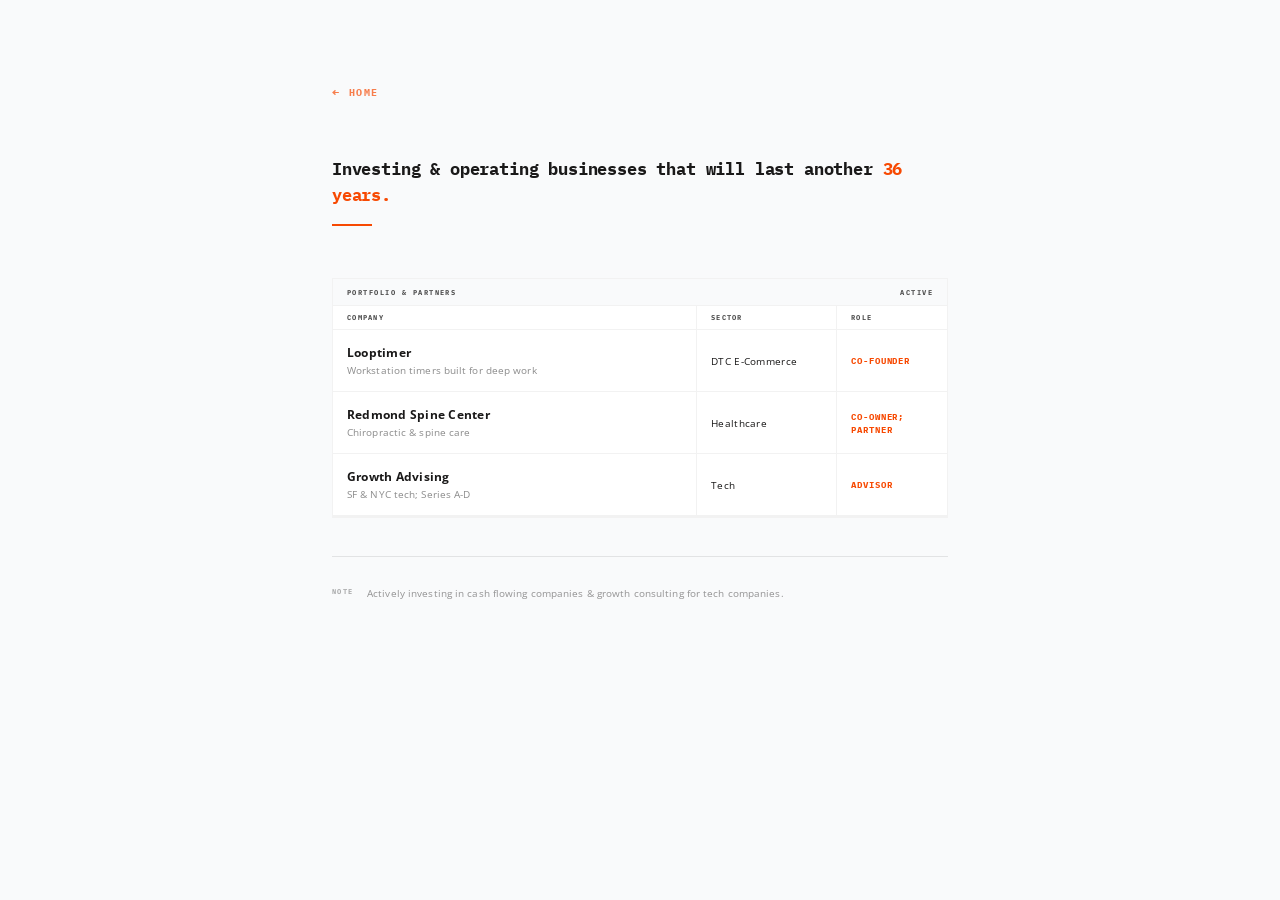
<file: ventures.html>
<!DOCTYPE html>
<html lang="en">
<head>
    <meta charset="UTF-8">
    <meta name="viewport" content="width=device-width, initial-scale=1.0">
    <title>Jake Gronsky | Ventures</title>
    <meta name="description" content="Jake Gronsky invests in and operates small businesses built to last. A portfolio of durable companies across e-commerce, healthcare, tech, and education.">
    <link href="https://fonts.googleapis.com/css2?family=IBM+Plex+Mono:wght@400;500;600;700&family=Open+Sans:wght@400;600;700&display=swap" rel="stylesheet">
    <link href="/static/site.css" rel="stylesheet">
    <style>
        body {
            color: var(--ink);
            min-height: 100vh;
        }

        .wrap {
            max-width: 680px;
            margin: 0 auto;
            padding: 80px 32px 120px;
            position: relative;
            z-index: 1;
        }

        /* back link */
        .back {
            display: inline-flex;
            align-items: center;
            gap: 8px;
            font-family: 'IBM Plex Mono', monospace;
            font-size: 0.62rem;
            font-weight: 700;
            letter-spacing: 0.16em;
            text-transform: uppercase;
            color: var(--orange);
            text-decoration: none;
            margin-bottom: 56px;
            opacity: 0.7;
            transition: opacity 0.15s;
        }
        .back:hover { opacity: 1; }
        .back::before { content: '\2190'; font-size: 0.75rem; }

        /* statement */
        .statement {
            margin-bottom: 52px;
        }
        .statement p {
            font-family: 'IBM Plex Mono', monospace;
            font-size: 1.05rem;
            font-weight: 700;
            line-height: 1.55;
            color: var(--ink);
            letter-spacing: -0.01em;
        }
        .statement .accent { color: var(--orange); }

        /* stamp line under statement */
        .stamp-line {
            display: block;
            width: 40px;
            height: 2px;
            background: var(--orange);
            margin-top: 16px;
        }

        /* ledger */
        .ledger {
            border: 1px solid var(--grey-7);
            background: var(--white);
            box-shadow: 0 2px 0 var(--grey-7);
        }

        /* ledger top label bar */
        .ledger-title {
            padding: 8px 14px;
            border-bottom: 1px solid var(--grey-7);
            background: var(--grey-10);
            display: flex;
            align-items: center;
            justify-content: space-between;
        }
        .ledger-title span {
            font-family: 'IBM Plex Mono', monospace;
            font-size: 0.46rem;
            font-weight: 700;
            letter-spacing: 0.2em;
            text-transform: uppercase;
            color: var(--ink-alt);
        }

        /* column headers */
        .ledger-head {
            display: grid;
            grid-template-columns: 1fr 140px 110px;
            border-bottom: 1px solid var(--grey-7);
        }
        .ledger-head .hcell {
            padding: 7px 14px;
            font-family: 'IBM Plex Mono', monospace;
            font-size: 0.44rem;
            font-weight: 700;
            letter-spacing: 0.18em;
            text-transform: uppercase;
            color: var(--ink-alt);
            border-right: 1px solid var(--grey-7);
        }
        .ledger-head .hcell:last-child { border-right: none; }

        /* rows */
        .ledger-row {
            display: grid;
            grid-template-columns: 1fr 140px 110px;
            border-bottom: 1px solid var(--grey-7);
            transition: background 0.13s;
        }
        .ledger-row:last-child { border-bottom: none; }
        .ledger-row:hover { background: var(--grey-8); }

        .lcell {
            padding: 14px 14px;
            border-right: 1px solid var(--grey-7);
        }
        .lcell:last-child { border-right: none; }

        .co-name {
            font-size: 0.76rem;
            font-weight: 700;
            color: var(--ink);
            display: block;
            letter-spacing: 0.02em;
        }
        .co-desc {
            font-size: 0.60rem;
            color: rgba(26,25,25,0.5);
            display: block;
            margin-top: 3px;
            letter-spacing: 0.01em;
        }

        .co-sector {
            font-size: 0.63rem;
            color: var(--ink);
            letter-spacing: 0.03em;
            display: flex;
            align-items: center;
            height: 100%;
        }

        .co-role {
            font-family: 'IBM Plex Mono', monospace;
            font-size: 0.58rem;
            font-weight: 700;
            letter-spacing: 0.1em;
            text-transform: uppercase;
            color: var(--orange);
            display: flex;
            align-items: center;
            height: 100%;
        }

        /* note section below ledger */
        .note {
            margin-top: 40px;
            padding-top: 28px;
            border-top: 1px solid rgba(26,25,25,0.1);
            display: flex;
            align-items: flex-start;
            gap: 14px;
        }
        .note-label {
            font-family: 'IBM Plex Mono', monospace;
            font-size: 0.44rem;
            font-weight: 700;
            letter-spacing: 0.18em;
            text-transform: uppercase;
            color: rgba(26,25,25,0.35);
            flex-shrink: 0;
            padding-top: 2px;
        }
        .note-text {
            font-size: 0.64rem;
            color: rgba(26,25,25,0.45);
            line-height: 1.7;
            letter-spacing: 0.01em;
        }

        @media (max-width: 580px) {
            .wrap { padding: 72px 20px 80px; }
            .ledger-head { grid-template-columns: 1fr 90px; }
            .ledger-row { grid-template-columns: 1fr 90px; }
            .ledger-head .hcell:last-child,
            .ledger-row .lcell:last-child { display: none; }
            .statement p { font-size: 0.92rem; }
        }
    </style>
</head>
<body class="textured">

<div class="wrap">

    <a href="/" class="back">Home</a>

    <div class="statement">
        <p>Investing &amp; operating businesses that will last another <span class="accent">36 years.</span></p>
        <span class="stamp-line"></span>
    </div>

    <div class="ledger">

        <div class="ledger-title">
            <span>Portfolio &amp; Partners</span>
            <span>Active</span>
        </div>

        <div class="ledger-head">
            <div class="hcell">Company</div>
            <div class="hcell">Sector</div>
            <div class="hcell">Role</div>
        </div>

        <div class="ledger-row">
            <div class="lcell">
                <span class="co-name">Looptimer</span>
                <span class="co-desc">Workstation timers built for deep work</span>
            </div>
            <div class="lcell">
                <span class="co-sector">DTC E-Commerce</span>
            </div>
            <div class="lcell">
                <span class="co-role">Co-Founder</span>
            </div>
        </div>

        <div class="ledger-row">
            <div class="lcell">
                <span class="co-name">Redmond Spine Center</span>
                <span class="co-desc">Chiropractic &amp; spine care</span>
            </div>
            <div class="lcell">
                <span class="co-sector">Healthcare</span>
            </div>
            <div class="lcell">
                <span class="co-role">Co-Owner; Partner</span>
            </div>
        </div>

        <div class="ledger-row">
            <div class="lcell">
                <span class="co-name">Growth Advising</span>
                <span class="co-desc">SF &amp; NYC tech; Series A-D</span>
            </div>
            <div class="lcell">
                <span class="co-sector">Tech</span>
            </div>
            <div class="lcell">
                <span class="co-role">Advisor</span>
            </div>
        </div>

    </div>

    <div class="note">
        <span class="note-label">Note</span>
        <span class="note-text">Actively investing in cash flowing companies &amp; growth consulting for tech companies.</span>
    </div>

</div>

</body>
</html>
</file>
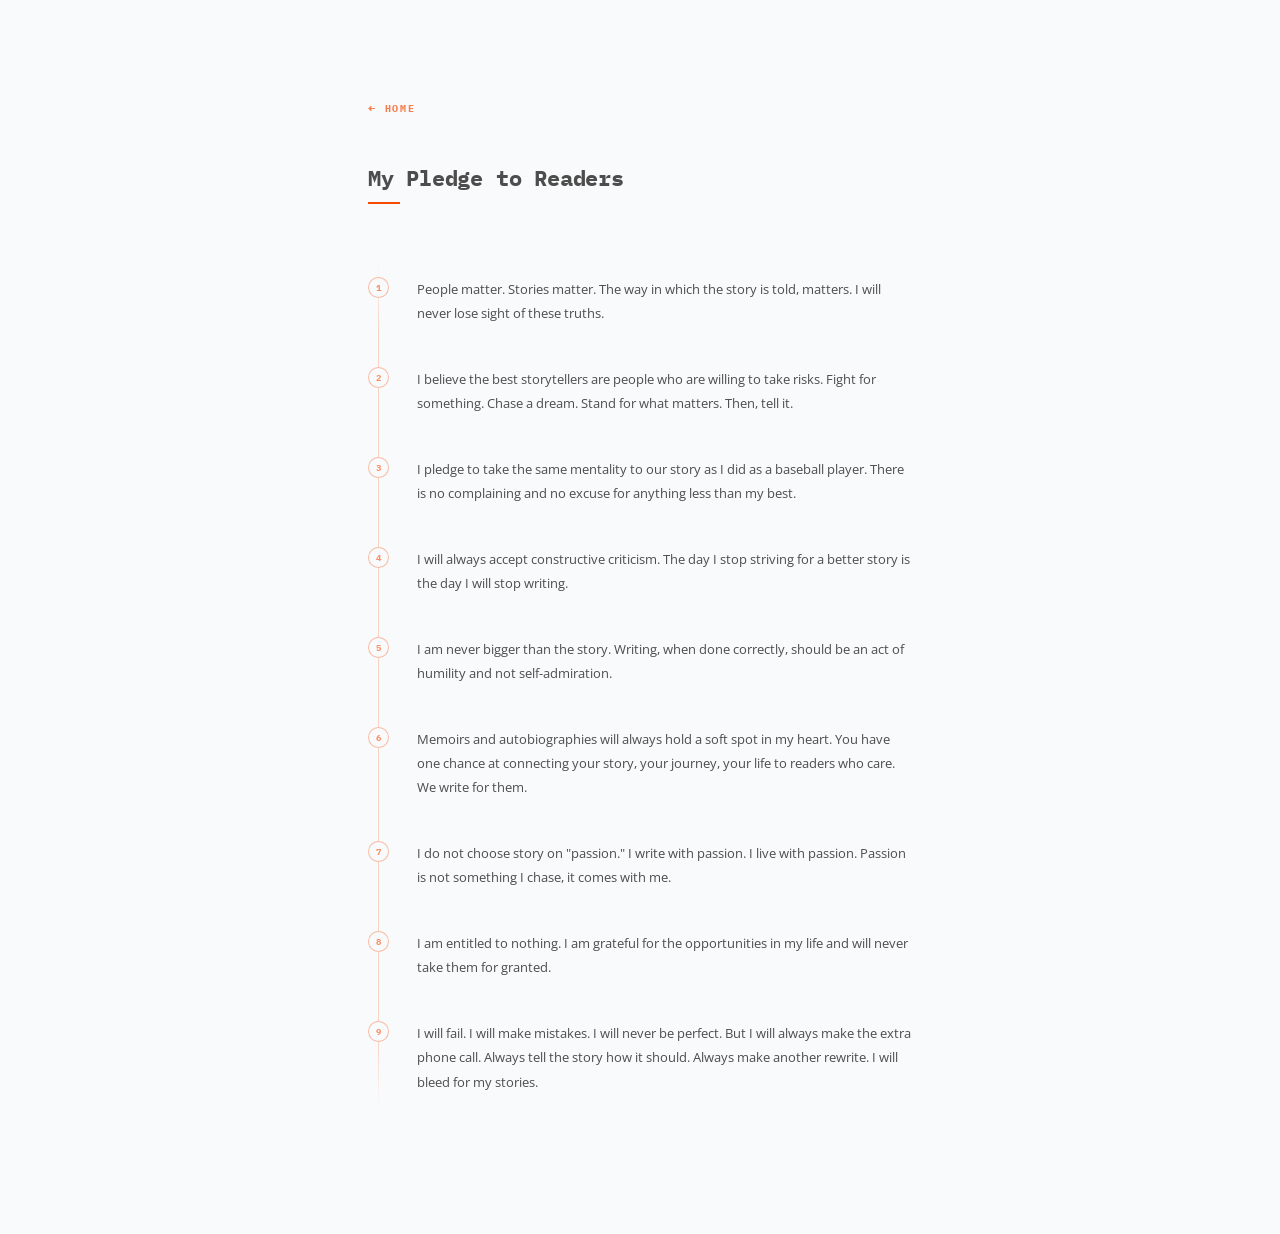
<file: writing.html>
<!DOCTYPE html>
<html lang="en">
<head>
    <meta charset="UTF-8">
    <meta name="viewport" content="width=device-width, initial-scale=1.0">
    <title>Jake Gronsky Author | Books & Mission</title>
    <meta name="description" content="Jake Gronsky is a recovering professional baseball player turned author. Read his pledge to readers: the 9 commitments that guide every story he tells.">
    <link href="https://fonts.googleapis.com/css2?family=IBM+Plex+Mono:wght@400;500;600;700&family=Open+Sans:wght@400;600;700&display=swap" rel="stylesheet">
    <link href="/static/site.css" rel="stylesheet">
    <style>
        body {
            color: var(--ink-alt);
        }

        /* ---- LAYOUT ---- */
        .wrap {
            max-width: 640px;
            margin: 0 auto;
            padding: 0 48px;
            position: relative;
            z-index: 1;
        }

        /* ---- PAGE ---- */
        #pledge {
            padding: 96px 0 120px;
        }

        /* back link */
        .back {
            display: inline-flex;
            align-items: center;
            gap: 8px;
            font-family: 'IBM Plex Mono', monospace;
            font-size: 0.64rem;
            font-weight: 700;
            letter-spacing: 0.16em;
            text-transform: uppercase;
            color: #F74902;
            text-decoration: none;
            margin-bottom: 48px;
            opacity: 0.7;
            transition: opacity 0.15s;
        }
        .back:hover { opacity: 1; }
        .back::before { content: '←'; font-size: 0.75rem; }

        h1 {
            font-family: 'IBM Plex Mono', monospace;
            font-size: 1.35rem;
            font-weight: 700;
            letter-spacing: -0.01em;
            margin-bottom: 10px;
        }

        /* orange underline accent below h1 */
        .h1-accent {
            display: block;
            width: 32px;
            height: 2px;
            background: #F74902;
            margin-bottom: 52px;
        }

        /* ---- TIMELINE LIST ---- */
        .pledge-list {
            list-style: none;
            position: relative;
        }

        /* orange vertical connector */
        .pledge-list::before {
            content: '';
            position: absolute;
            left: 10px;
            top: 6px;
            bottom: 6px;
            width: 1px;
            background: linear-gradient(
                to bottom,
                rgba(247, 73, 2, 0),
                rgba(247, 73, 2, 0.22) 8%,
                rgba(247, 73, 2, 0.22) 92%,
                rgba(247, 73, 2, 0)
            );
        }

        .pledge-list li {
            display: flex;
            gap: 28px;
            align-items: flex-start;
            padding: 20px 0;
            cursor: default;
            transition: opacity 0.2s;
        }

        /* dim siblings on hover */
        .pledge-list:hover li { opacity: 0.32; }
        .pledge-list:hover li:hover { opacity: 1; }

        /* number node */
        .pledge-list li .num {
            flex-shrink: 0;
            width: 21px;
            height: 21px;
            border-radius: 50%;
            border: 1px solid rgba(247, 73, 2, 0.35);
            background: #F9FAFB;
            display: flex;
            align-items: center;
            justify-content: center;
            font-family: 'IBM Plex Mono', monospace;
            font-size: 0.58rem;
            font-weight: 700;
            letter-spacing: 0.04em;
            color: rgba(247, 73, 2, 0.6);
            position: relative;
            z-index: 1;
            transition: background 0.18s, border-color 0.18s, color 0.18s;
            margin-top: 1px;
        }

        .pledge-list li:hover .num {
            background: #F74902;
            border-color: #F74902;
            color: #F9FAFB;
        }

        /* text */
        .pledge-list li p {
            font-size: 0.84rem;
            line-height: 1.82;
            color: #4D4D4D;
            padding-top: 1px;
        }

        /* ---- RESPONSIVE ---- */
        @media (max-width: 600px) {
            .wrap { padding: 0 24px; }
            #pledge { padding: 72px 0 80px; }
            .pledge-list::before { left: 9px; }
        }
    </style>
</head>
<body class="textured">

    <section id="pledge">
        <div class="wrap">

            <a href="/" class="back">Home</a>

            <h1>My Pledge to Readers</h1>
            <span class="h1-accent"></span>

            <ol class="pledge-list">
                <li>
                    <span class="num">1</span>
                    <p>People matter. Stories matter. The way in which the story is told, matters. I will never lose sight of these truths.</p>
                </li>
                <li>
                    <span class="num">2</span>
                    <p>I believe the best storytellers are people who are willing to take risks. Fight for something. Chase a dream. Stand for what matters. Then, tell it.</p>
                </li>
                <li>
                    <span class="num">3</span>
                    <p>I pledge to take the same mentality to our story as I did as a baseball player. There is no complaining and no excuse for anything less than my best.</p>
                </li>
                <li>
                    <span class="num">4</span>
                    <p>I will always accept constructive criticism. The day I stop striving for a better story is the day I will stop writing.</p>
                </li>
                <li>
                    <span class="num">5</span>
                    <p>I am never bigger than the story. Writing, when done correctly, should be an act of humility and not self-admiration.</p>
                </li>
                <li>
                    <span class="num">6</span>
                    <p>Memoirs and autobiographies will always hold a soft spot in my heart. You have one chance at connecting your story, your journey, your life to readers who care. We write for them.</p>
                </li>
                <li>
                    <span class="num">7</span>
                    <p>I do not choose story on "passion." I write with passion. I live with passion. Passion is not something I chase, it comes with me.</p>
                </li>
                <li>
                    <span class="num">8</span>
                    <p>I am entitled to nothing. I am grateful for the opportunities in my life and will never take them for granted.</p>
                </li>
                <li>
                    <span class="num">9</span>
                    <p>I will fail. I will make mistakes. I will never be perfect. But I will always make the extra phone call. Always tell the story how it should. Always make another rewrite. I will bleed for my stories.</p>
                </li>
            </ol>

        </div>
    </section>

</body>
</html>
</file>
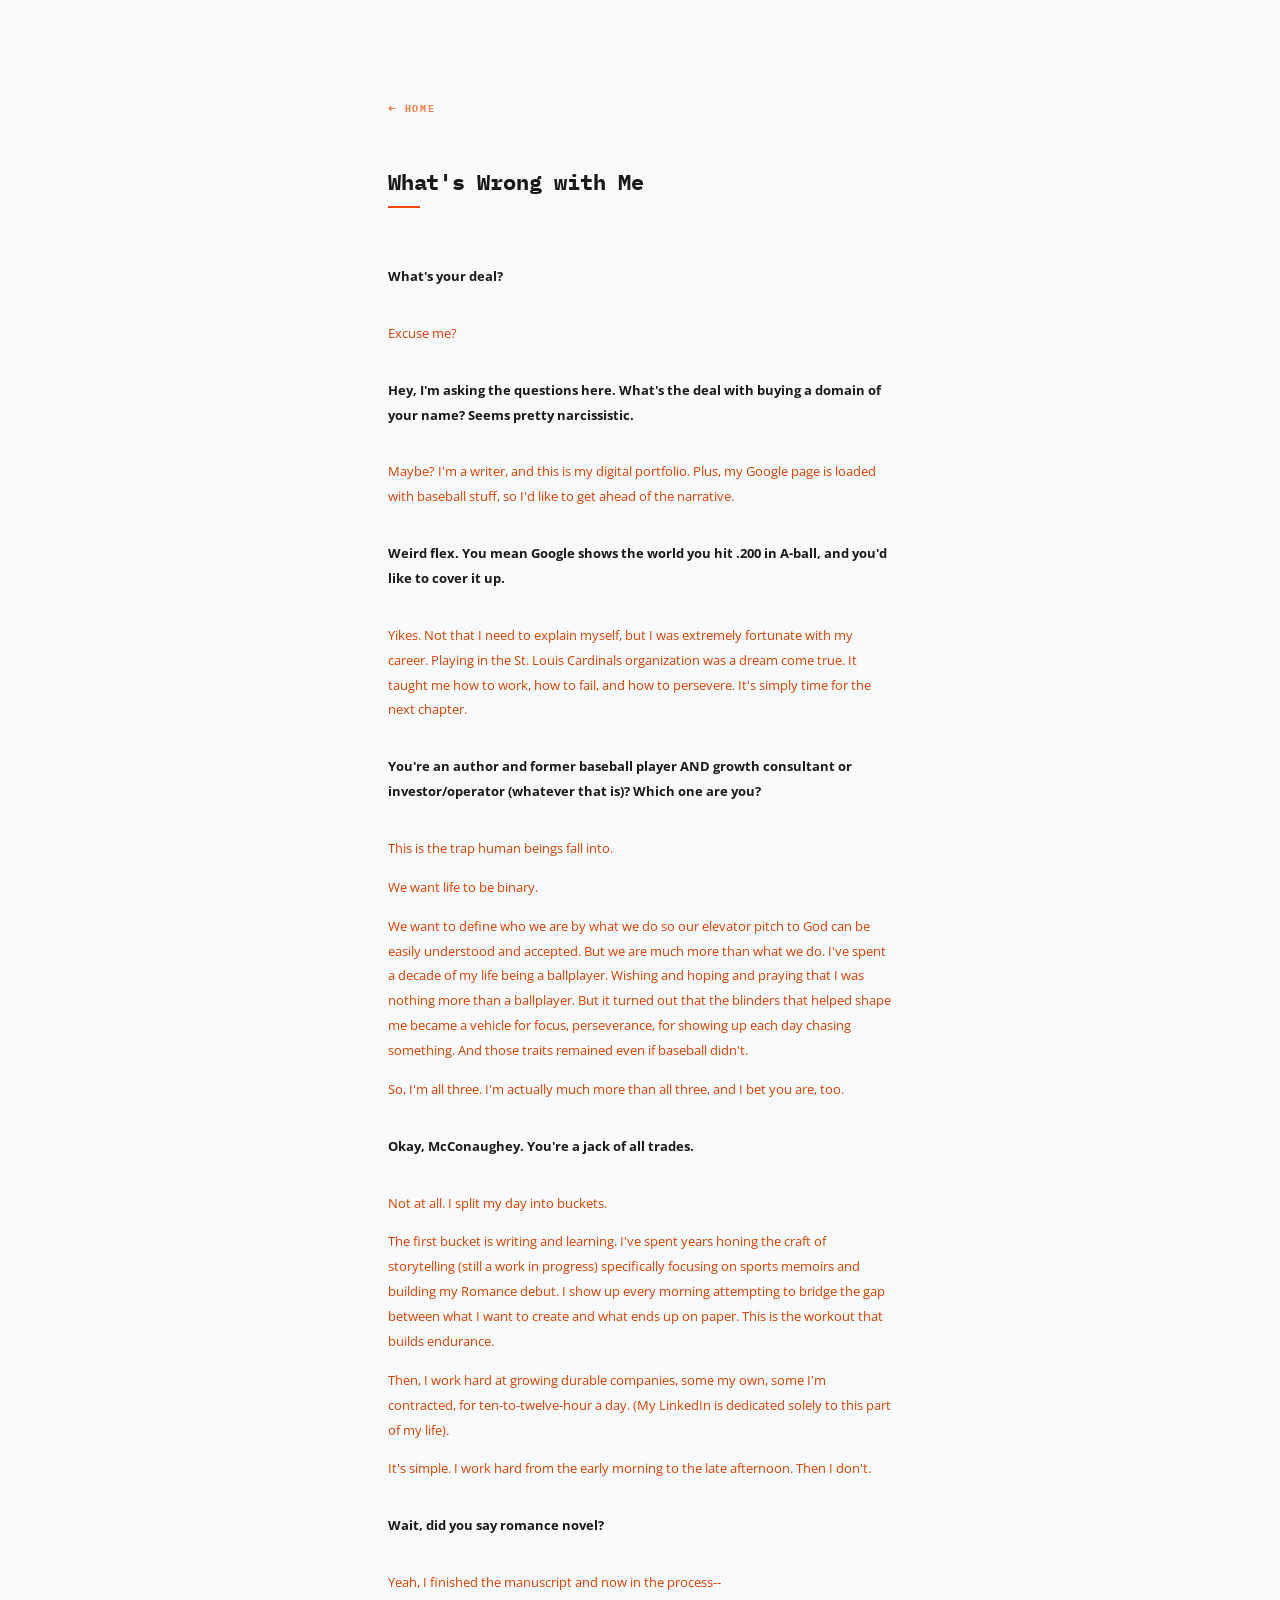
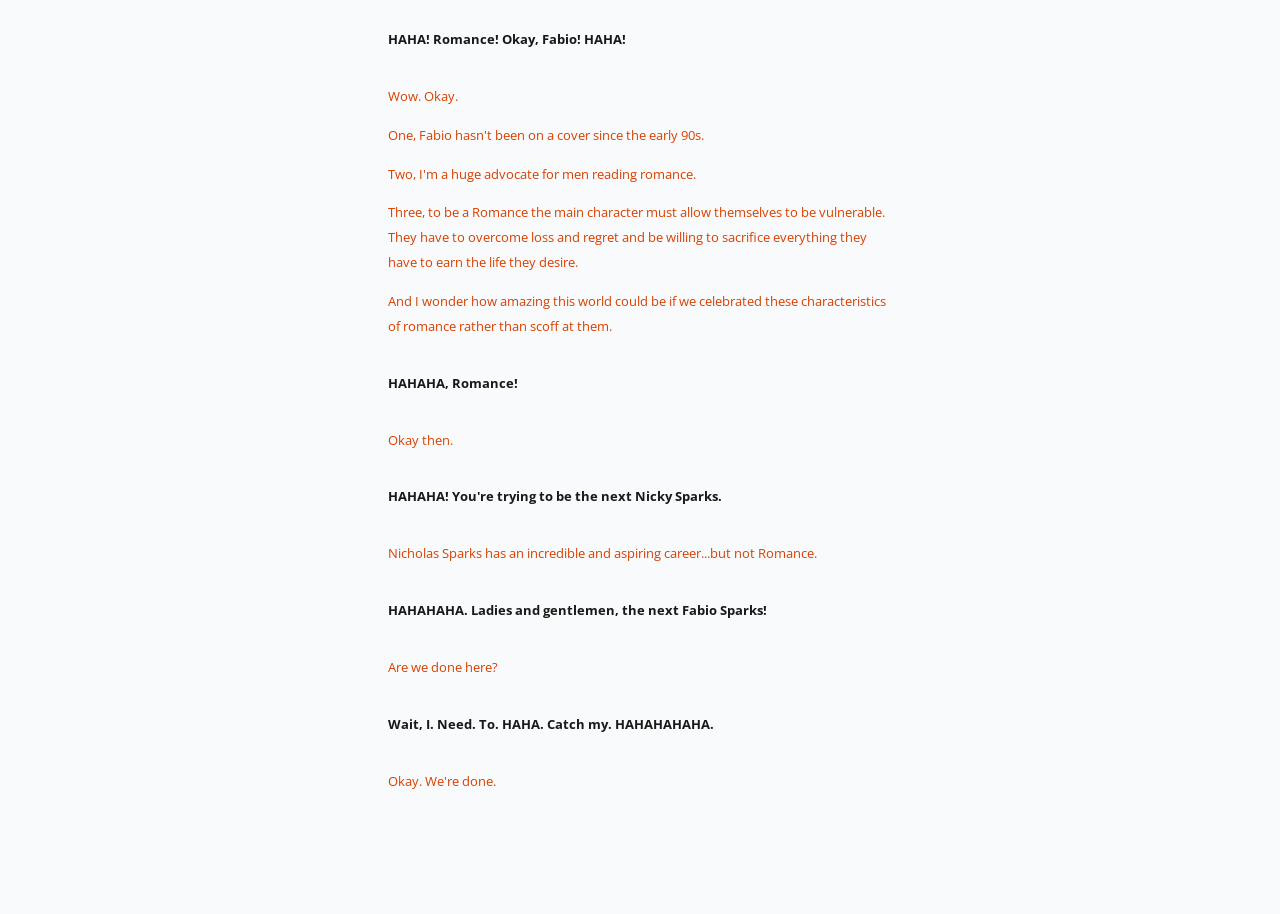
<file: wrong.html>
<!DOCTYPE html>
<html lang="en">
<head>
    <meta charset="UTF-8">
    <meta name="viewport" content="width=device-width, initial-scale=1.0">
    <title>Jake Gronsky | What's Wrong with Me</title>
    <meta name="description" content="An honest, unfiltered Q&A about writing, baseball, romance novels, and why Jake Gronsky built a website with his own name on it.">
    <link href="https://fonts.googleapis.com/css2?family=IBM+Plex+Mono:wght@400;500;600;700&family=Open+Sans:wght@400;600;700&display=swap" rel="stylesheet">
    <link href="/static/site.css" rel="stylesheet">
    <style>
        body {
            color: var(--ink);
        }

        .wrap {
            max-width: 600px;
            margin: 0 auto;
            padding: 0 48px;
            position: relative;
            z-index: 1;
        }

        #dialogue {
            padding: 96px 0 120px;
        }

        /* back link */
        .back {
            display: inline-flex;
            align-items: center;
            gap: 8px;
            font-family: 'IBM Plex Mono', monospace;
            font-size: 0.64rem;
            font-weight: 700;
            letter-spacing: 0.16em;
            text-transform: uppercase;
            color: #F74902;
            text-decoration: none;
            margin-bottom: 52px;
            opacity: 0.7;
            transition: opacity 0.15s;
        }
        .back:hover { opacity: 1; }
        .back::before { content: '\2190'; font-size: 0.75rem; }

        h1 {
            font-family: 'IBM Plex Mono', monospace;
            font-size: 1.35rem;
            font-weight: 700;
            letter-spacing: -0.01em;
            margin-bottom: 10px;
        }

        .h1-accent {
            display: block;
            width: 32px;
            height: 2px;
            background: #F74902;
            margin-bottom: 56px;
        }

        /* dialogue */
        .exchange {
            margin-bottom: 32px;
        }

        .exchange:last-child {
            margin-bottom: 0;
        }

        .line {
            font-size: 0.84rem;
            line-height: 1.85;
        }

        .line p + p {
            margin-top: 14px;
        }

        /* antagonist: bold, dark */
        .line.them {
            font-weight: 700;
            color: #1A1919;
        }

        /* jake: orange, readable weight */
        .line.me {
            font-weight: 400;
            color: #D94000;
        }

        @media (max-width: 600px) {
            .wrap { padding: 0 24px; }
            #dialogue { padding: 72px 0 80px; }
        }
    </style>
</head>
<body class="textured">

<section id="dialogue">
    <div class="wrap">

        <a href="/" class="back">Home</a>

        <h1>What's Wrong with Me</h1>
        <span class="h1-accent"></span>

        <div class="exchange">
            <div class="line them">What's your deal?</div>
        </div>

        <div class="exchange">
            <div class="line me">Excuse me?</div>
        </div>

        <div class="exchange">
            <div class="line them">Hey, I'm asking the questions here. What's the deal with buying a domain of your name? Seems pretty narcissistic.</div>
        </div>

        <div class="exchange">
            <div class="line me">Maybe? I'm a writer, and this is my digital portfolio. Plus, my Google page is loaded with baseball stuff, so I'd like to get ahead of the narrative.</div>
        </div>

        <div class="exchange">
            <div class="line them">Weird flex. You mean Google shows the world you hit .200 in A-ball, and you'd like to cover it up.</div>
        </div>

        <div class="exchange">
            <div class="line me">Yikes. Not that I need to explain myself, but I was extremely fortunate with my career. Playing in the St. Louis Cardinals organization was a dream come true. It taught me how to work, how to fail, and how to persevere. It's simply time for the next chapter.</div>
        </div>

        <div class="exchange">
            <div class="line them">You're an author and former baseball player AND growth consultant or investor/operator (whatever that is)? Which one are you?</div>
        </div>

        <div class="exchange">
            <div class="line me">
                <p>This is the trap human beings fall into.</p>
                <p>We want life to be binary.</p>
                <p>We want to define who we are by what we do so our elevator pitch to God can be easily understood and accepted. But we are much more than what we do. I've spent a decade of my life being a ballplayer. Wishing and hoping and praying that I was nothing more than a ballplayer. But it turned out that the blinders that helped shape me became a vehicle for focus, perseverance, for showing up each day chasing something. And those traits remained even if baseball didn't.</p>
                <p>So, I'm all three. I'm actually much more than all three, and I bet you are, too.</p>
            </div>
        </div>

        <div class="exchange">
            <div class="line them">Okay, McConaughey. You're a jack of all trades.</div>
        </div>

        <div class="exchange">
            <div class="line me">
                <p>Not at all. I split my day into buckets.</p>
                <p>The first bucket is writing and learning. I've spent years honing the craft of storytelling (still a work in progress) specifically focusing on sports memoirs and building my Romance debut. I show up every morning attempting to bridge the gap between what I want to create and what ends up on paper. This is the workout that builds endurance.</p>
                <p>Then, I work hard at growing durable companies, some my own, some I'm contracted, for ten-to-twelve-hour a day. (My LinkedIn is dedicated solely to this part of my life).</p>
                <p>It's simple. I work hard from the early morning to the late afternoon. Then I don't.</p>
            </div>
        </div>

        <div class="exchange">
            <div class="line them">Wait, did you say romance novel?</div>
        </div>

        <div class="exchange">
            <div class="line me">Yeah, I finished the manuscript and now in the process--</div>
        </div>

        <div class="exchange">
            <div class="line them">HAHA! Romance! Okay, Fabio! HAHA!</div>
        </div>

        <div class="exchange">
            <div class="line me">
                <p>Wow. Okay.</p>
                <p>One, Fabio hasn't been on a cover since the early 90s.</p>
                <p>Two, I'm a huge advocate for men reading romance.</p>
                <p>Three, to be a Romance the main character must allow themselves to be vulnerable. They have to overcome loss and regret and be willing to sacrifice everything they have to earn the life they desire.</p>
                <p>And I wonder how amazing this world could be if we celebrated these characteristics of romance rather than scoff at them.</p>
            </div>
        </div>

        <div class="exchange">
            <div class="line them">HAHAHA, Romance!</div>
        </div>

        <div class="exchange">
            <div class="line me">Okay then.</div>
        </div>

        <div class="exchange">
            <div class="line them">HAHAHA! You're trying to be the next Nicky Sparks.</div>
        </div>

        <div class="exchange">
            <div class="line me">Nicholas Sparks has an incredible and aspiring career...but not Romance.</div>
        </div>

        <div class="exchange">
            <div class="line them">HAHAHAHA. Ladies and gentlemen, the next Fabio Sparks!</div>
        </div>

        <div class="exchange">
            <div class="line me">Are we done here?</div>
        </div>

        <div class="exchange">
            <div class="line them">Wait, I. Need. To. HAHA. Catch my. HAHAHAHAHA.</div>
        </div>

        <div class="exchange">
            <div class="line me">Okay. We're done.</div>
        </div>

    </div>
</section>

</body>
</html>
</file>
<file: static/site.css>
/* ==========================================================================
   Shared site styles: design tokens and base rules used across every page.
   Brand system: IBM Plex Mono (headings, labels, numbers) + Open Sans (body),
   near-black ink on a flat grey surface, one accent (Flyers orange). Matches
   the Ponoko pricing prototype: no grain texture, no red-tinted borders,
   flat grey/white component surfaces only.
   Individual pages keep their own <style> block for page-specific layout;
   this file only holds what's genuinely common: the color palette and
   the base reset.
   ========================================================================== */

:root {
    --orange:   #F74902;
    --red:      #8C1C1C;
    --ink:      #1A1919;
    --ink-alt:  #4D4D4D;
    --manila:   #F6F6F6;
    --cream:    #F9FAFB;
    --grey-6:   #CED4DA;
    --grey-7:   #F2F2F2;
    --grey-8:   #F6F6F6;
    --grey-10:  #F9FAFB;
    --white:    #FFFFFF;
}

* { box-sizing: border-box; margin: 0; padding: 0; }
html { scroll-behavior: smooth; }

body {
    font-family: 'Open Sans', sans-serif;
    background: var(--cream);
    -webkit-font-smoothing: antialiased;
}

.mono {
    font-family: 'IBM Plex Mono', monospace;
}

/* `class="textured"` is kept on <body> across pages for markup stability,
   but the brand no longer uses a grain overlay or top accent bar, so
   both pseudo-elements are intentionally empty. */
body.textured::before,
body.textured::after {
    content: none;
}
</file>
